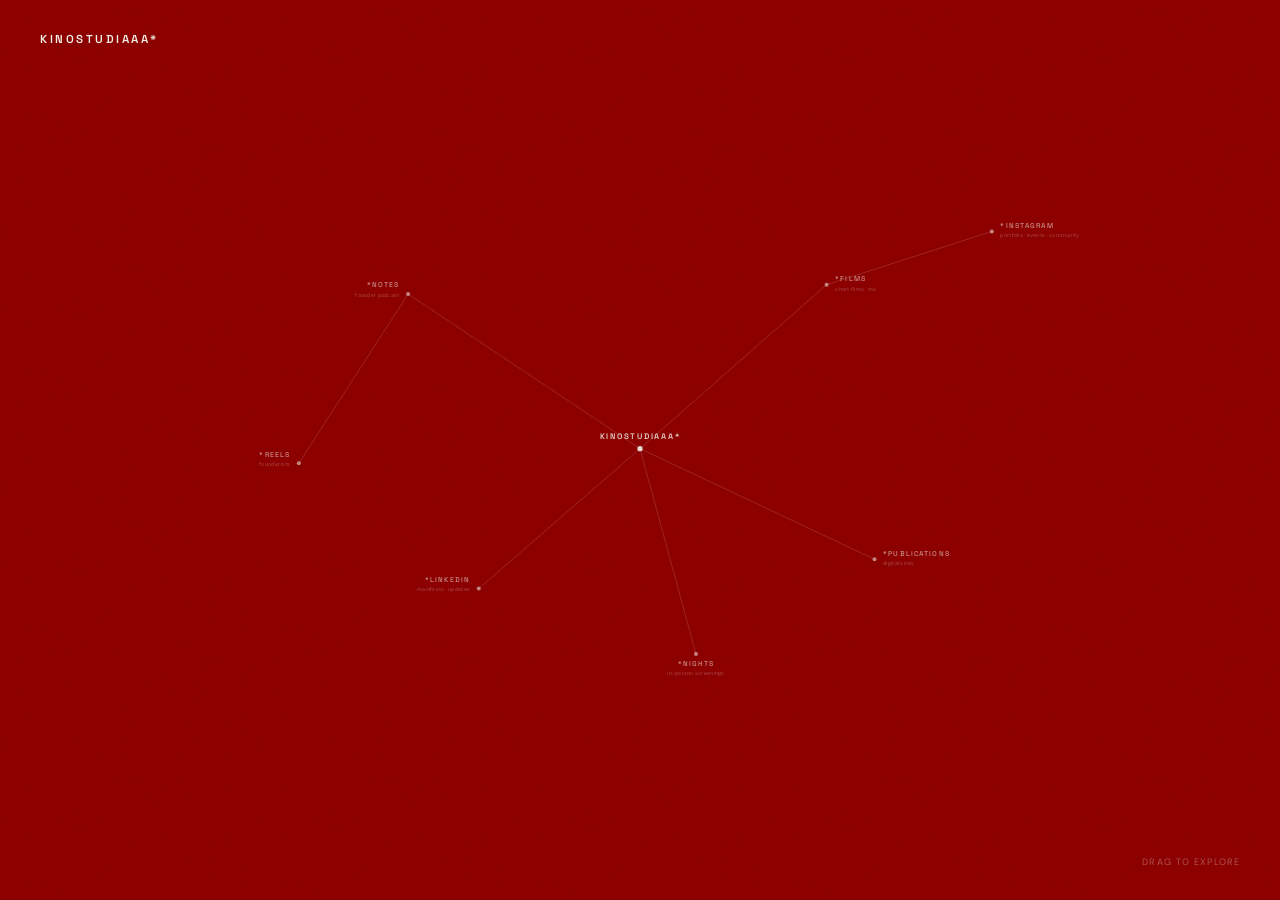
<file: index.html>
<!DOCTYPE html>
<html lang="en">
<head>
  <meta charset="UTF-8" />
  <meta name="viewport" content="width=device-width, initial-scale=1.0" />
  <title>KINOSTUDIAAA*</title>
  <meta name="description" content="KINOSTUDIAAA* — a women-led film studio." />
  <link rel="preconnect" href="https://fonts.googleapis.com" />
  <link href="https://fonts.googleapis.com/css2?family=Space+Grotesk:wght@300;400;500;600&family=DM+Sans:opsz,wght@9..40,300;9..40,400&display=swap" rel="stylesheet" />
  <style>
    :root {
      --cream: #F0EDE4;
      --red:   #8B0000;
    }

    *, *::before, *::after { margin: 0; padding: 0; box-sizing: border-box; }

    html, body {
      width: 100%; height: 100%;
      overflow: hidden;
      background: var(--red);
      font-family: 'Space Grotesk', sans-serif;
      cursor: url("data:image/svg+xml,%3Csvg xmlns='http://www.w3.org/2000/svg' width='24' height='24' viewBox='0 0 24 24'%3E%3Ctext x='12' y='18' font-size='22' font-family='serif' font-weight='bold' fill='%23F0EDE4' text-anchor='middle'%3E*%3C/text%3E%3C/svg%3E") 12 12, default;
    }

    /* Grain overlay */
    body::before {
      content: '';
      position: fixed; inset: 0; z-index: 5;
      pointer-events: none;
      background-image: url("data:image/svg+xml,%3Csvg xmlns='http://www.w3.org/2000/svg' width='512' height='512'%3E%3Cfilter id='n'%3E%3CfeTurbulence type='fractalNoise' baseFrequency='0.72' numOctaves='4' stitchTiles='stitch'/%3E%3CfeColorMatrix type='saturate' values='0'/%3E%3C/filter%3E%3Crect width='512' height='512' filter='url(%23n)' opacity='0.07'/%3E%3C/svg%3E");
      background-size: 256px;
      opacity: 0.5;
      mix-blend-mode: overlay;
    }

    /* Fixed UI */
    .site-title {
      position: fixed;
      top: 2rem; left: 2.5rem;
      z-index: 100;
      font-family: 'Space Grotesk', sans-serif;
      font-weight: 600;
      font-size: 0.72rem;
      letter-spacing: 0.22em;
      text-transform: uppercase;
      color: var(--cream);
      text-decoration: none;
      opacity: 0;
      animation: fadeIn 0.8s ease 0.2s forwards;
    }

    .drag-hint {
      position: fixed;
      bottom: 2rem; right: 2.5rem;
      z-index: 100;
      font-family: 'DM Sans', sans-serif;
      font-size: 0.58rem;
      letter-spacing: 0.12em;
      text-transform: uppercase;
      color: rgba(240, 237, 228, 0.35);
      opacity: 0;
      animation: fadeIn 1s ease 2.5s forwards;
    }

    /* Map container */
    .map-container {
      position: fixed; inset: 0; z-index: 10;
      overflow: hidden;
      cursor: url("data:image/svg+xml,%3Csvg xmlns='http://www.w3.org/2000/svg' width='24' height='24' viewBox='0 0 24 24'%3E%3Ctext x='12' y='18' font-size='22' font-family='serif' font-weight='bold' fill='%23F0EDE4' text-anchor='middle'%3E*%3C/text%3E%3C/svg%3E") 12 12, grab;
    }
    .map-container.is-dragging {
      cursor: url("data:image/svg+xml,%3Csvg xmlns='http://www.w3.org/2000/svg' width='24' height='24' viewBox='0 0 24 24'%3E%3Ctext x='12' y='18' font-size='22' font-family='serif' font-weight='bold' fill='%23F0EDE4' text-anchor='middle'%3E*%3C/text%3E%3C/svg%3E") 12 12, grabbing;
    }

    /* Pannable canvas — compact view */
    .map-canvas {
      position: absolute;
      width: 1200px;
      height: 733px;
      will-change: transform;
      user-select: none;
    }
    .map-canvas svg { width: 100%; height: 100%; overflow: visible; }

    /* Lines */
    .ml {
      stroke: var(--cream);
      stroke-width: 0.65;
      fill: none;
      opacity: 0;
      stroke-dasharray: 700;
      stroke-dashoffset: 700;
      animation: drawLine 1.3s cubic-bezier(0.4,0,0.2,1) forwards;
      transition: opacity 0.3s ease, stroke-width 0.3s ease;
    }
    .ml.faint {
      animation: drawLineFaint 1.8s cubic-bezier(0.4,0,0.2,1) forwards;
    }
    .ml.lit { opacity: 0.8 !important; stroke-width: 1.1 !important; }

    @keyframes drawLine      { to { stroke-dashoffset: 0; opacity: 0.38; } }
    @keyframes drawLineFaint { to { stroke-dashoffset: 0; opacity: 0.13; } }

    /* Nodes */
    .mn {
      cursor: url("data:image/svg+xml,%3Csvg xmlns='http://www.w3.org/2000/svg' width='24' height='24' viewBox='0 0 24 24'%3E%3Ctext x='12' y='18' font-size='22' font-family='serif' font-weight='bold' fill='%23F0EDE4' text-anchor='middle'%3E*%3C/text%3E%3C/svg%3E") 12 12, pointer;
      opacity: 0;
      animation: fadeIn 0.5s ease forwards;
      transform-box: fill-box;
      transform-origin: center;
      transition: transform 0.22s ease;
    }
    .mn:hover { transform: scale(1.06); }

    /* Ring — invisible wide click target only */
    .mn .ring {
      fill: transparent;
      stroke: none;
    }

    .mn circle.dot {
      fill: var(--cream);
      opacity: 0.55;
      transition: opacity 0.22s ease, r 0.22s ease;
    }
    .mn:hover circle.dot { opacity: 1; }

    .mn .lbl {
      font-family: 'Space Grotesk', sans-serif;
      font-size: 10.5px;
      font-weight: 500;
      letter-spacing: 0.16em;
      text-transform: uppercase;
      fill: var(--cream);
      opacity: 0.6;
      pointer-events: none;
      transition: opacity 0.22s;
    }
    .mn .sub {
      font-family: 'DM Sans', sans-serif;
      font-size: 8px;
      letter-spacing: 0.05em;
      fill: var(--cream);
      opacity: 0.3;
      pointer-events: none;
      transition: opacity 0.22s;
    }
    .mn:hover .lbl { opacity: 1; }
    .mn:hover .sub  { opacity: 0.55; }

    /* Centre node */
    .mn.centre circle.dot { opacity: 0.9; }
    .mn.centre .lbl {
      font-size: 12px;
      font-weight: 600;
      letter-spacing: 0.22em;
      opacity: 0.88;
    }


    /* Pulse ring */
    .pulse {
      fill: none;
      stroke: var(--cream);
      stroke-width: 0.5;
      opacity: 0;
      pointer-events: none;
      animation: pulseRing 4s ease-out 2s infinite;
    }
    @keyframes pulseRing {
      0%   { r: 5;  opacity: 0.28; }
      100% { r: 42; opacity: 0; }
    }

    @keyframes fadeIn { to { opacity: 1; } }

    /* Mobile list */
    .map-mobile {
      display: none;
      position: fixed; inset: 0; z-index: 20;
      flex-direction: column;
      align-items: center;
      justify-content: center;
      padding: 5rem 2.5rem 3rem;
      background: var(--red);
    }

    .mob-node {
      display: flex;
      align-items: center;
      gap: 1.1rem;
      width: 100%;
      max-width: 270px;
      padding: 0.9rem 0;
      border-bottom: 1px solid rgba(240,237,228,0.12);
      text-decoration: none;
      opacity: 0;
      animation: fadeIn 0.4s ease forwards;
    }
    .mob-node:first-child { border-top: 1px solid rgba(240,237,228,0.12); }

    .mob-dot {
      width: 4px; height: 4px;
      border-radius: 50%;
      background: rgba(240,237,228,0.45);
      flex-shrink: 0;
      transition: background 0.2s;
    }
    .mob-node:hover .mob-dot { background: var(--cream); }

    .mob-lbl {
      display: block;
      font-family: 'Space Grotesk', sans-serif;
      font-size: 0.65rem;
      font-weight: 500;
      letter-spacing: 0.15em;
      text-transform: uppercase;
      color: rgba(240,237,228,0.75);
    }
    .mob-sub {
      display: block;
      font-family: 'DM Sans', sans-serif;
      font-size: 0.6rem;
      letter-spacing: 0.04em;
      color: rgba(240,237,228,0.32);
      margin-top: 0.1rem;
    }
    @media (max-width: 680px) {
      .map-container { display: none; }
      .map-mobile    { display: flex; }
      .drag-hint     { display: none; }
    }
  </style>
</head>
<body>

  <a href="index.html" class="site-title">KINOSTUDIAAA*</a>
  <span class="drag-hint">drag to explore</span>

  <!-- DESKTOP: pannable constellation map -->
  <div class="map-container" id="mapContainer">
    <div class="map-canvas" id="mapCanvas">
      <svg viewBox="0 0 1800 1100" xmlns="http://www.w3.org/2000/svg">

        <!-- Lines -->
        <line id="l-films"        class="ml"       x1="900" y1="548" x2="1180" y2="302" style="animation-delay:0.30s"/>
        <line id="l-instagram"    class="ml"       x1="1180" y1="302" x2="1428" y2="222" style="animation-delay:0.65s"/>
        <line id="l-publications" class="ml"       x1="900" y1="548" x2="1252" y2="714" style="animation-delay:0.35s"/>
        <line id="l-notes"        class="ml"       x1="900" y1="548" x2="552" y2="316" style="animation-delay:0.28s"/>
        <line id="l-reels"        class="ml"       x1="552" y1="316" x2="388" y2="570" style="animation-delay:0.60s"/>
        <line id="l-linkedin"     class="ml"       x1="900" y1="548" x2="658" y2="758" style="animation-delay:0.32s"/>
        <line id="l-nights"       class="ml"       x1="900" y1="548" x2="984" y2="856" style="animation-delay:0.40s"/>

        <!-- CENTRE: KINOSTUDIAAA* -->
        <g class="mn centre" data-node="centre" style="animation-delay:0.12s">
          <circle class="ring" cx="900" cy="548" r="72"/>
          <circle class="pulse" cx="900" cy="548" r="5"/>
          <circle class="dot"   cx="900" cy="548" r="4"/>
          <text class="lbl" x="900" y="533" text-anchor="middle">KINOSTUDIAAA*</text>
        </g>

        <!-- FILMS -->
        <g class="mn" data-node="films" data-line="l-films" data-href="films.html" style="animation-delay:0.72s">
          <circle class="ring" cx="1180" cy="302" r="62"/>
          <circle class="dot"  cx="1180" cy="302" r="3"/>
          <text class="lbl" x="1193" y="297" text-anchor="start">*films</text>
          <text class="sub" x="1193" y="311" text-anchor="start">short films · mv</text>
        </g>

        <!-- INSTAGRAM -->
        <g class="mn" data-node="instagram" data-line="l-instagram" data-href="https://instagram.com/kinostudiaaa" data-external="true" style="animation-delay:1.00s">
          <circle class="ring" cx="1428" cy="222" r="62"/>
          <circle class="dot"  cx="1428" cy="222" r="3"/>
          <text class="lbl" x="1441" y="217" text-anchor="start">*instagram</text>
          <text class="sub" x="1441" y="231" text-anchor="start">portfolio · events · community</text>
        </g>

        <!-- PUBLICATIONS -->
        <g class="mn" data-node="publications" data-line="l-publications" data-href="publications.html" style="animation-delay:0.78s">
          <circle class="ring" cx="1252" cy="714" r="62"/>
          <circle class="dot"  cx="1252" cy="714" r="3"/>
          <text class="lbl" x="1265" y="709" text-anchor="start">*publications</text>
          <text class="sub" x="1265" y="723" text-anchor="start">digital zines</text>
        </g>

        <!-- NOTES -->
        <g class="mn" data-node="notes" data-line="l-notes" data-href="https://youtube.com/@alexmesherina" data-external="true" style="animation-delay:0.68s">
          <circle class="ring" cx="552" cy="316" r="62"/>
          <circle class="dot"  cx="552" cy="316" r="3"/>
          <text class="lbl" x="539" y="306" text-anchor="end">*notes</text>
          <text class="sub" x="539" y="320" text-anchor="end">founder podcast</text>
        </g>

        <!-- REELS -->
        <g class="mn" data-node="reels" data-line="l-reels" data-href="https://instagram.com/alexmesherina" data-external="true" style="animation-delay:0.95s">
          <circle class="ring" cx="388" cy="570" r="62"/>
          <circle class="dot"  cx="388" cy="570" r="3"/>
          <text class="lbl" x="375" y="560" text-anchor="end">*reels</text>
          <text class="sub" x="375" y="574" text-anchor="end">founder bts</text>
        </g>

        <!-- LINKEDIN -->
        <g class="mn" data-node="linkedin" data-line="l-linkedin" data-href="https://linkedin.com/company/kinostudiaaa" data-external="true" style="animation-delay:0.72s">
          <circle class="ring" cx="658" cy="758" r="62"/>
          <circle class="dot"  cx="658" cy="758" r="3"/>
          <text class="lbl" x="645" y="748" text-anchor="end">*linkedin</text>
          <text class="sub" x="645" y="762" text-anchor="end">manifesto · updates</text>
        </g>

        <!-- NIGHTS -->
        <g class="mn" data-node="nights" data-line="l-nights" data-href="mailto:alexmesherina@gmail.com?subject=KINOSTUDIAAA*%20Nights" style="animation-delay:0.85s">
          <circle class="ring" cx="984" cy="856" r="62"/>
          <circle class="dot"  cx="984" cy="856" r="3"/>
          <text class="lbl" x="984" y="874" text-anchor="middle">*nights</text>
          <text class="sub" x="984" y="888" text-anchor="middle">in-person screenings</text>
        </g>

      </svg>
    </div>
  </div>

  <!-- MOBILE: vertical list -->
  <div class="map-mobile">
    <a href="films.html" class="mob-node" style="animation-delay:0.20s">
      <span class="mob-dot"></span>
      <span><span class="mob-lbl">*films</span><span class="mob-sub">short films · mv</span></span>
    </a>
    <a href="publications.html" class="mob-node" style="animation-delay:0.28s">
      <span class="mob-dot"></span>
      <span><span class="mob-lbl">*publications</span><span class="mob-sub">digital zines</span></span>
    </a>
    <a href="https://youtube.com/@alexmesherina" target="_blank" class="mob-node" style="animation-delay:0.34s">
      <span class="mob-dot"></span>
      <span><span class="mob-lbl">*notes</span><span class="mob-sub">founder podcast</span></span>
    </a>
    <a href="https://instagram.com/alexmesherina" target="_blank" class="mob-node" style="animation-delay:0.40s">
      <span class="mob-dot"></span>
      <span><span class="mob-lbl">*reels</span><span class="mob-sub">founder bts</span></span>
    </a>
    <a href="https://instagram.com/kinostudiaaa" target="_blank" class="mob-node" style="animation-delay:0.46s">
      <span class="mob-dot"></span>
      <span><span class="mob-lbl">*instagram</span><span class="mob-sub">portfolio · events · community</span></span>
    </a>
    <a href="https://linkedin.com/company/kinostudiaaa" target="_blank" class="mob-node" style="animation-delay:0.52s">
      <span class="mob-dot"></span>
      <span><span class="mob-lbl">*linkedin</span><span class="mob-sub">manifesto · updates</span></span>
    </a>
    <a href="mailto:alexmesherina@gmail.com?subject=KINOSTUDIAAA*%20Nights" class="mob-node" style="animation-delay:0.58s">
      <span class="mob-dot"></span>
      <span><span class="mob-lbl">*nights</span><span class="mob-sub">in-person screenings</span></span>
    </a>
  </div>

  <script>
    /* PAN / DRAG SYSTEM WITH MOMENTUM */
    const container = document.getElementById('mapContainer');
    const canvas    = document.getElementById('mapCanvas');

    const CW = 1200, CH = 733; // compact canvas dimensions

    let panX = (window.innerWidth  - CW) / 2;
    let panY = (window.innerHeight - CH) / 2;

    let isDragging = false;
    let startX, startY;
    let velX = 0, velY = 0;
    let lastTime = 0;
    let rafId = null;

    function applyTransform() {
      canvas.style.transform = `translate(${panX}px, ${panY}px)`;
    }
    applyTransform();

    function runMomentum() {
      velX *= 0.91;
      velY *= 0.91;
      if (Math.abs(velX) > 0.15 || Math.abs(velY) > 0.15) {
        panX += velX;
        panY += velY;
        applyTransform();
        rafId = requestAnimationFrame(runMomentum);
      }
    }

    /* Mouse */
    container.addEventListener('mousedown', e => {
      if (e.target.closest('.mn[data-href]')) return;
      cancelAnimationFrame(rafId);
      isDragging = true;
      startX = e.clientX - panX;
      startY = e.clientY - panY;
      velX = velY = 0;
      lastTime = performance.now();
      container.classList.add('is-dragging');
    });

    window.addEventListener('mousemove', e => {
      if (!isDragging) return;
      const now = performance.now();
      const dt  = Math.max(1, now - lastTime);
      const nx  = e.clientX - startX;
      const ny  = e.clientY - startY;
      velX = (nx - panX) / dt * 14;
      velY = (ny - panY) / dt * 14;
      panX = nx;
      panY = ny;
      lastTime = now;
      applyTransform();
    });

    window.addEventListener('mouseup', () => {
      if (!isDragging) return;
      isDragging = false;
      container.classList.remove('is-dragging');
      rafId = requestAnimationFrame(runMomentum);
    });

    /* Wheel */
    container.addEventListener('wheel', e => {
      e.preventDefault();
      cancelAnimationFrame(rafId);
      panX -= e.deltaX * 0.75;
      panY -= e.deltaY * 0.75;
      applyTransform();
    }, { passive: false });

    /* Touch */
    let touchStartX, touchStartY, lastTX, lastTY;

    container.addEventListener('touchstart', e => {
      cancelAnimationFrame(rafId);
      const t = e.touches[0];
      touchStartX = t.clientX - panX;
      touchStartY = t.clientY - panY;
      lastTX = t.clientX;
      lastTY = t.clientY;
      velX = velY = 0;
    }, { passive: true });

    container.addEventListener('touchmove', e => {
      e.preventDefault();
      const t = e.touches[0];
      velX = (t.clientX - lastTX) * 0.85;
      velY = (t.clientY - lastTY) * 0.85;
      panX = t.clientX - touchStartX;
      panY = t.clientY - touchStartY;
      lastTX = t.clientX;
      lastTY = t.clientY;
      applyTransform();
    }, { passive: false });

    container.addEventListener('touchend', () => {
      rafId = requestAnimationFrame(runMomentum);
    });

    /* NODE INTERACTIONS */
    document.querySelectorAll('.mn[data-node]').forEach(node => {
      const lineId   = node.dataset.line;
      const href     = node.dataset.href;
      const external = node.dataset.external === 'true';
      const line     = lineId ? document.getElementById(lineId) : null;

      // Brighten connecting line on hover
      if (line) {
        node.addEventListener('mouseenter', () => line.classList.add('lit'));
        node.addEventListener('mouseleave', () => line.classList.remove('lit'));
      }

      // Navigate on click (skip centre, ignore dragged clicks)
      if (href && node.dataset.node !== 'centre') {
        let pointerDownX, pointerDownY;

        node.addEventListener('pointerdown', e => {
          pointerDownX = e.clientX;
          pointerDownY = e.clientY;
        });

        node.addEventListener('click', e => {
          if (Math.abs(e.clientX - pointerDownX) + Math.abs(e.clientY - pointerDownY) > 6) return;
          e.stopPropagation();
          node.style.transition = 'transform 0.1s ease';
          node.style.transform  = 'scale(0.9)';
          setTimeout(() => {
            node.style.transform = '';
            if (external || href.startsWith('mailto')) window.open(href, '_blank');
            else window.location.href = href;
          }, 120);
        });
      }
    });
  </script>

</body>
</html>
</file>
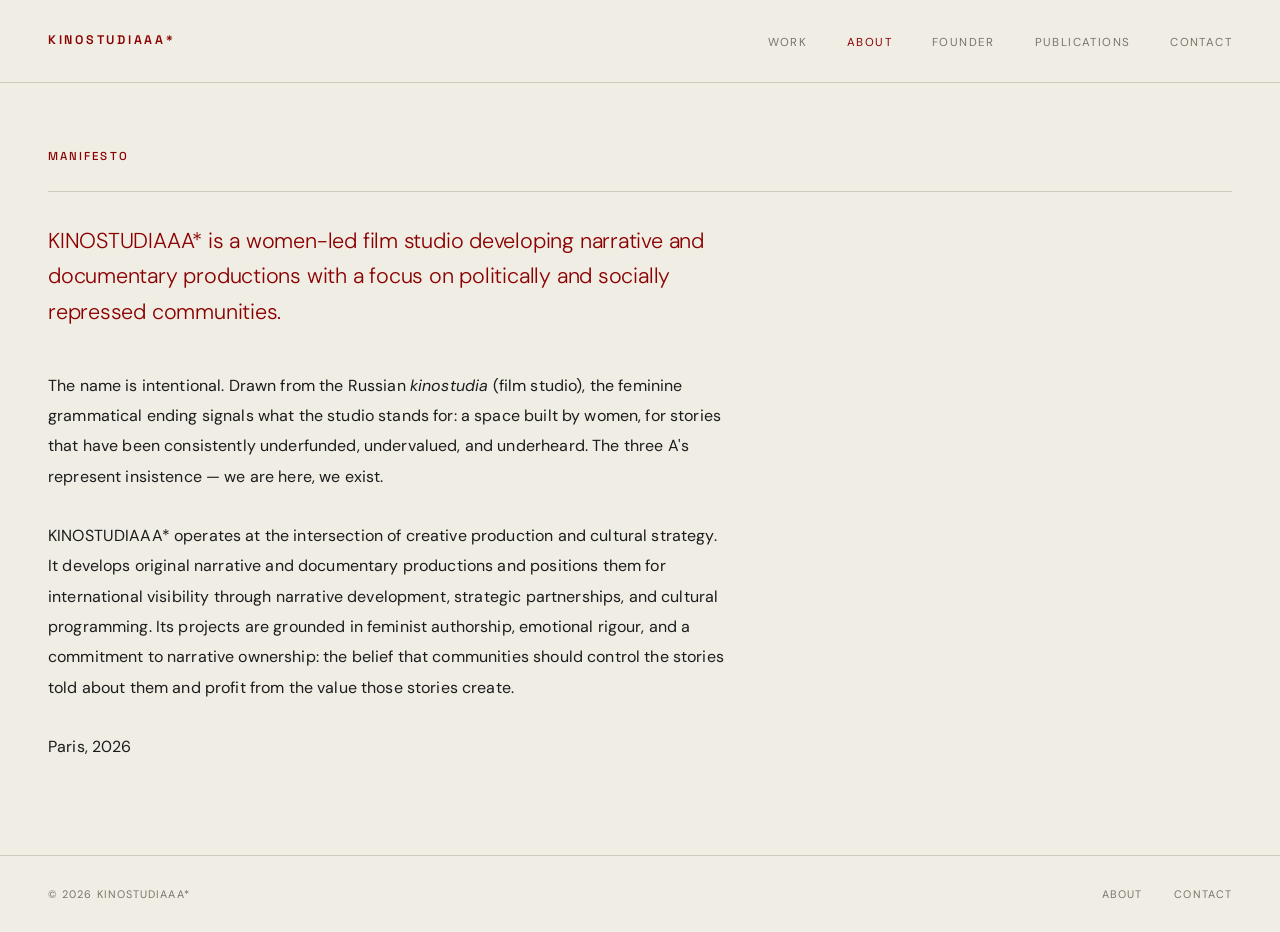
<file: about.html>
<!DOCTYPE html>
<html lang="en">
<head>
  <meta charset="UTF-8" />
  <meta name="viewport" content="width=device-width, initial-scale=1.0" />
  <title>KINOSTUDIAAA* — About</title>
  <meta name="description" content="KINOSTUDIAAA* — a women-led film studio developing narrative and documentary productions." />
  <link rel="stylesheet" href="style.css" />
</head>
<body>

  <!-- NAVIGATION -->
  <nav>
    <a href="index.html" class="nav-logo">KINOSTUDIAAA*</a>
    <button class="nav-toggle" aria-label="Toggle navigation">
      <span></span><span></span><span></span>
    </button>
    <ul class="nav-links">
      <li><a href="films.html">Work</a></li>
      <li><a href="about.html" class="active">About</a></li>
      <li><a href="founder.html">Founder</a></li>
      <li><a href="publications.html">Publications</a></li>
      <li><a href="contact.html">Contact</a></li>
    </ul>
  </nav>

  <!-- MAIN -->
  <main>
    <div class="page-header">
      <h1>Manifesto</h1>
    </div>

    <div class="manifesto-body">

      <p class="large">
        KINOSTUDIAAA* is a women-led film studio developing narrative and
        documentary productions with a focus on politically and socially
        repressed communities.
      </p>

      <p>
        The name is intentional. Drawn from the Russian <em>kinostudia</em>
        (film studio), the feminine grammatical ending signals what the studio
        stands for: a space built by women, for stories that have been
        consistently underfunded, undervalued, and underheard. The three A's
        represent insistence — we are here, we exist.
      </p>

      <p>
        KINOSTUDIAAA* operates at the intersection of creative production and
        cultural strategy. It develops original narrative and documentary
        productions and positions them for international visibility through
        narrative development, strategic partnerships, and cultural programming.
        Its projects are grounded in feminist authorship, emotional rigour, and
        a commitment to narrative ownership: the belief that communities should
        control the stories told about them and profit from the value those
        stories create.
      </p>

      <p>Paris, 2026</p>

    </div>
  </main>

  <!-- FOOTER -->
  <footer>
    <span>© 2026 KINOSTUDIAAA*</span>
    <div class="footer-links">
      <a href="about.html">About</a>
      <a href="contact.html">Contact</a>
    </div>
  </footer>

  <script>
    const toggle = document.querySelector('.nav-toggle');
    const links = document.querySelector('.nav-links');
    toggle.addEventListener('click', () => links.classList.toggle('open'));
  </script>

</body>
</html>
</file>
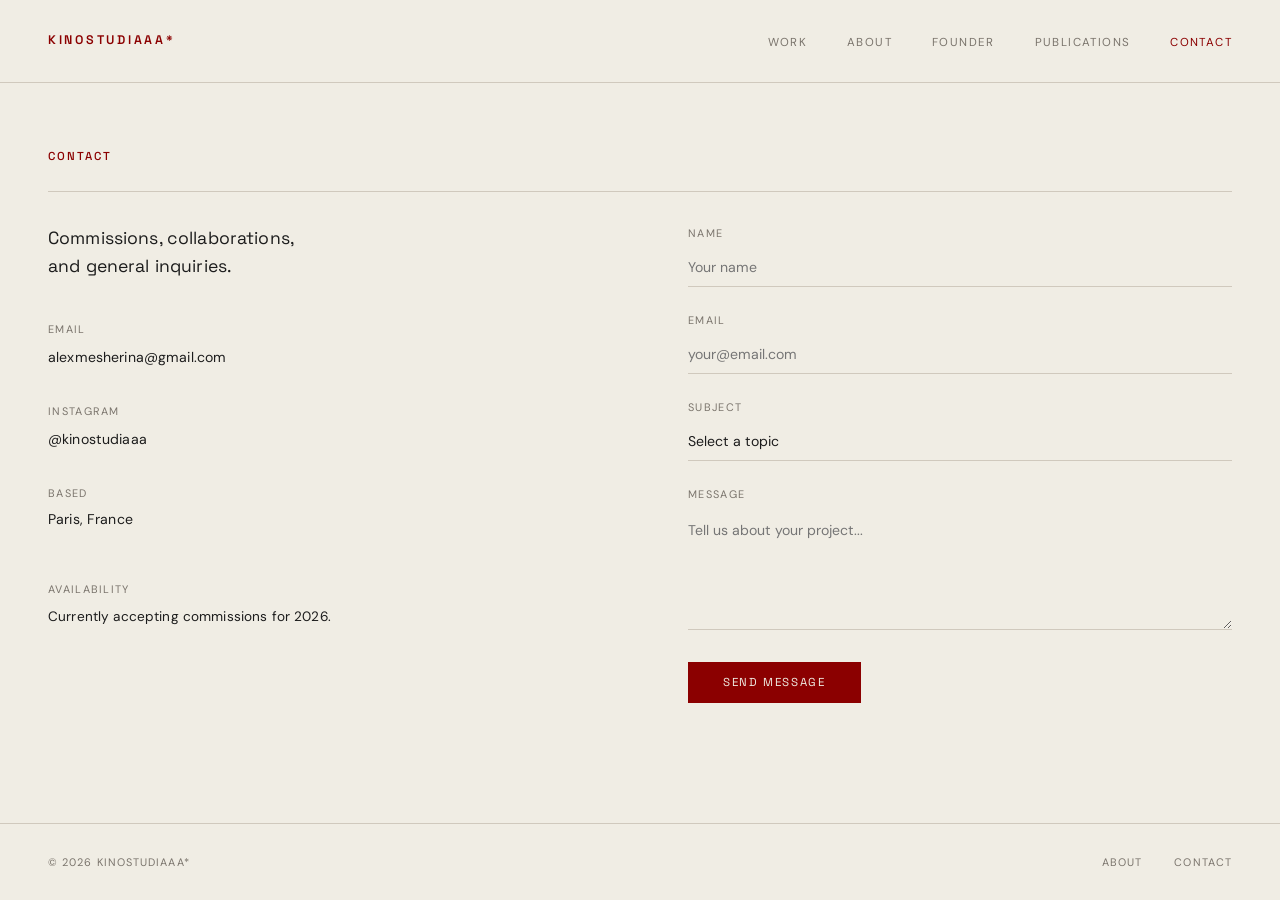
<file: contact.html>
<!DOCTYPE html>
<html lang="en">
<head>
  <meta charset="UTF-8" />
  <meta name="viewport" content="width=device-width, initial-scale=1.0" />
  <title>KINOSTUDIAAA* — Contact</title>
  <meta name="description" content="Get in touch with KINOSTUDIAAA*" />
  <link rel="stylesheet" href="style.css" />
</head>
<body>

  <!-- NAVIGATION -->
  <nav>
    <a href="index.html" class="nav-logo">KINOSTUDIAAA*</a>
    <button class="nav-toggle" aria-label="Toggle navigation">
      <span></span><span></span><span></span>
    </button>
    <ul class="nav-links">
      <li><a href="films.html">Work</a></li>
      <li><a href="about.html">About</a></li>
      <li><a href="founder.html">Founder</a></li>
      <li><a href="publications.html">Publications</a></li>
      <li><a href="contact.html" class="active">Contact</a></li>
    </ul>
  </nav>

  <!-- MAIN -->
  <main>
    <div class="page-header">
      <h1>Contact</h1>
    </div>

    <div class="contact-layout">

      <!-- Info -->
      <div class="contact-info">
        <h2>
          Commissions, collaborations,<br />
          and general inquiries.
        </h2>

        <div class="contact-block">
          <p class="contact-label">Email</p>
          <a href="mailto:alexmesherina@gmail.com">alexmesherina@gmail.com</a>
        </div>

        <div class="contact-block">
          <p class="contact-label">Instagram</p>
          <a href="https://instagram.com/kinostudiaaa" target="_blank" rel="noopener">
            @kinostudiaaa
          </a>
        </div>

        <div class="contact-block">
          <p class="contact-label">Based</p>
          <p>Paris, France</p>
        </div>

        <div class="contact-block" style="margin-top: 3rem;">
          <p class="contact-label">Availability</p>
          <p style="font-size: 0.85rem; color: var(--dark);">
            Currently accepting commissions for 2026.
          </p>
        </div>
      </div>

      <!-- Form -->
      <!--
        NOTE: This form requires a backend or a form service to function.
        Options: Netlify Forms, Formspree, EmailJS, or a custom server.

        For Netlify: add  data-netlify="true"  to the <form> tag.
        For Formspree: change action to "https://formspree.io/f/YOUR_ID"
      -->
      <form class="contact-form" action="#" method="POST">

        <div class="form-group">
          <label for="name">Name</label>
          <input type="text" id="name" name="name" placeholder="Your name" required />
        </div>

        <div class="form-group">
          <label for="email">Email</label>
          <input type="email" id="email" name="email" placeholder="your@email.com" required />
        </div>

        <div class="form-group">
          <label for="subject">Subject</label>
          <select id="subject" name="subject">
            <option value="" disabled selected>Select a topic</option>
            <option value="commission">Commission inquiry</option>
            <option value="collaboration">Collaboration</option>
            <option value="press">Press / Editorial</option>
            <option value="exhibition">Exhibition / Screening</option>
            <option value="other">Other</option>
          </select>
        </div>

        <div class="form-group">
          <label for="message">Message</label>
          <textarea id="message" name="message" placeholder="Tell us about your project..." required></textarea>
        </div>

        <div class="form-submit">
          <button type="submit" class="btn">Send Message</button>
        </div>

      </form>

    </div>
  </main>

  <!-- FOOTER -->
  <footer>
    <span>© 2026 KINOSTUDIAAA*</span>
    <div class="footer-links">
      <a href="about.html">About</a>
      <a href="contact.html">Contact</a>
    </div>
  </footer>

  <script>
    const toggle = document.querySelector('.nav-toggle');
    const links = document.querySelector('.nav-links');
    toggle.addEventListener('click', () => links.classList.toggle('open'));
  </script>

</body>
</html>
</file>
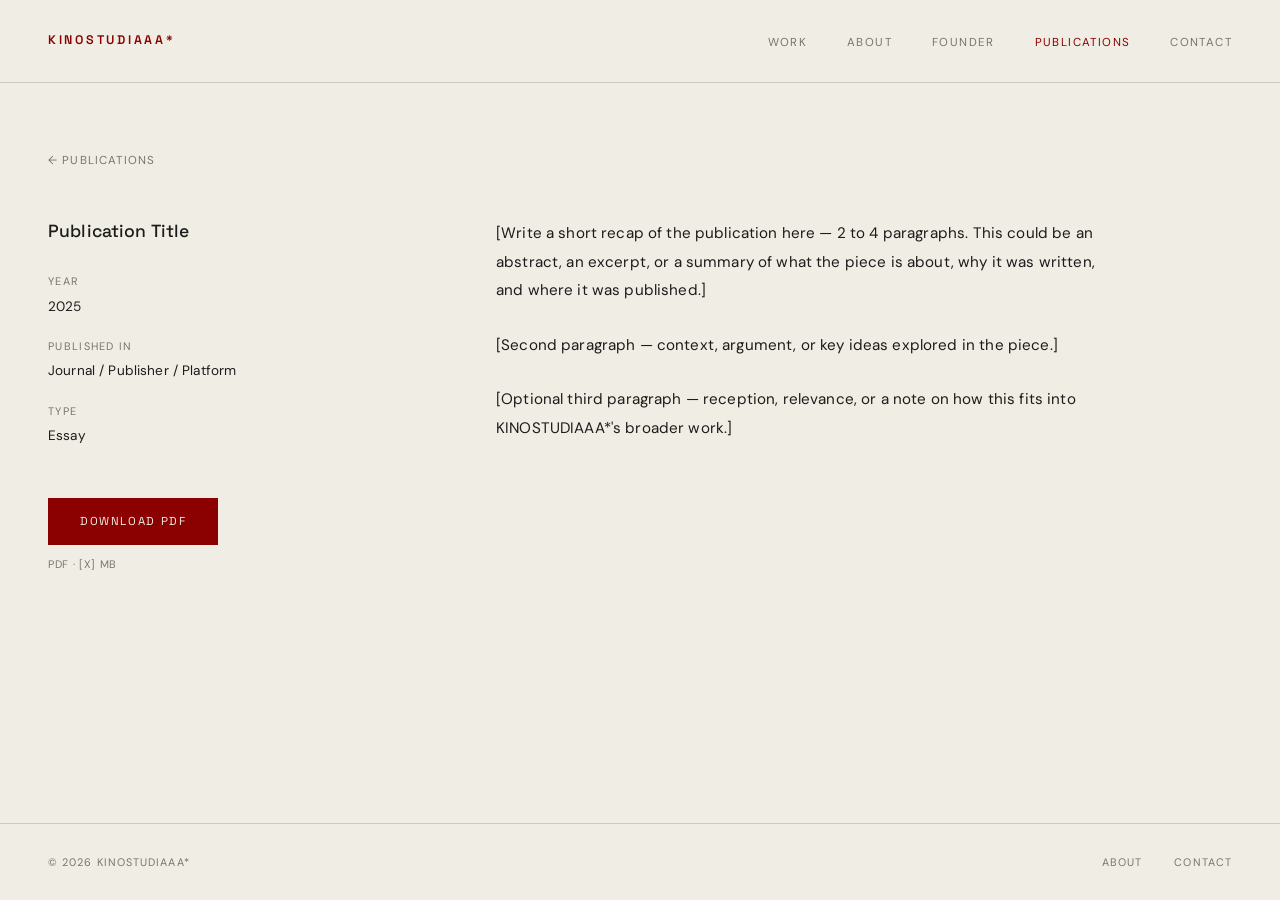
<file: example-publication.html>
<!DOCTYPE html>
<html lang="en">
<head>
  <meta charset="UTF-8" />
  <meta name="viewport" content="width=device-width, initial-scale=1.0" />
  <title>Publication Title — KINOSTUDIAAA*</title>
  <meta name="description" content="A short description of the piece and what it addresses." />
  <link rel="stylesheet" href="../style.css" />
</head>
<body>

  <!-- NAVIGATION -->
  <nav>
    <a href="../index.html" class="nav-logo">KINOSTUDIAAA*</a>
    <button class="nav-toggle" aria-label="Toggle navigation">
      <span></span><span></span><span></span>
    </button>
    <ul class="nav-links">
      <li><a href="../films.html">Work</a></li>
      <li><a href="../about.html">About</a></li>
      <li><a href="../founder.html">Founder</a></li>
      <li><a href="../publications.html" class="active">Publications</a></li>
      <li><a href="../contact.html">Contact</a></li>
    </ul>
  </nav>

  <!-- MAIN -->
  <main>

    <a href="../publications.html" class="pub-back">← Publications</a>

    <div class="pub-detail-layout">

      <!-- LEFT: Meta + download -->
      <div class="pub-detail-meta">

        <p class="pub-detail-title">Publication Title</p>

        <div class="pub-meta-row">
          <span class="meta-label">Year</span>
          <span class="meta-value">2025</span>
        </div>

        <div class="pub-meta-row">
          <span class="meta-label">Published in</span>
          <span class="meta-value">Journal / Publisher / Platform</span>
        </div>

        <div class="pub-meta-row">
          <span class="meta-label">Type</span>
          <span class="meta-value">Essay</span>
        </div>

        <!--
          PDF DOWNLOAD LINK
          ─────────────────
          1. Add your PDF to /assets/pdfs/
          2. Update the href below to match the filename
          e.g. href="../assets/pdfs/your-publication.pdf"
        -->
        <a href="../assets/pdfs/example-publication.pdf"
           class="pub-download"
           download>
          Download PDF
        </a>
        <span class="pub-download-note">PDF · [X] MB</span>

      </div>

      <!-- RIGHT: Recap / body text -->
      <div class="pub-detail-body">

        <p>
          [Write a short recap of the publication here — 2 to 4 paragraphs.
          This could be an abstract, an excerpt, or a summary of what the
          piece is about, why it was written, and where it was published.]
        </p>

        <p>
          [Second paragraph — context, argument, or key ideas explored
          in the piece.]
        </p>

        <p>
          [Optional third paragraph — reception, relevance, or a note
          on how this fits into KINOSTUDIAAA*'s broader work.]
        </p>

      </div>

    </div>
  </main>

  <!-- FOOTER -->
  <footer>
    <span>© 2026 KINOSTUDIAAA*</span>
    <div class="footer-links">
      <a href="../about.html">About</a>
      <a href="../contact.html">Contact</a>
    </div>
  </footer>

  <script>
    const toggle = document.querySelector('.nav-toggle');
    const links = document.querySelector('.nav-links');
    toggle.addEventListener('click', () => links.classList.toggle('open'));
  </script>

</body>
</html>
</file>
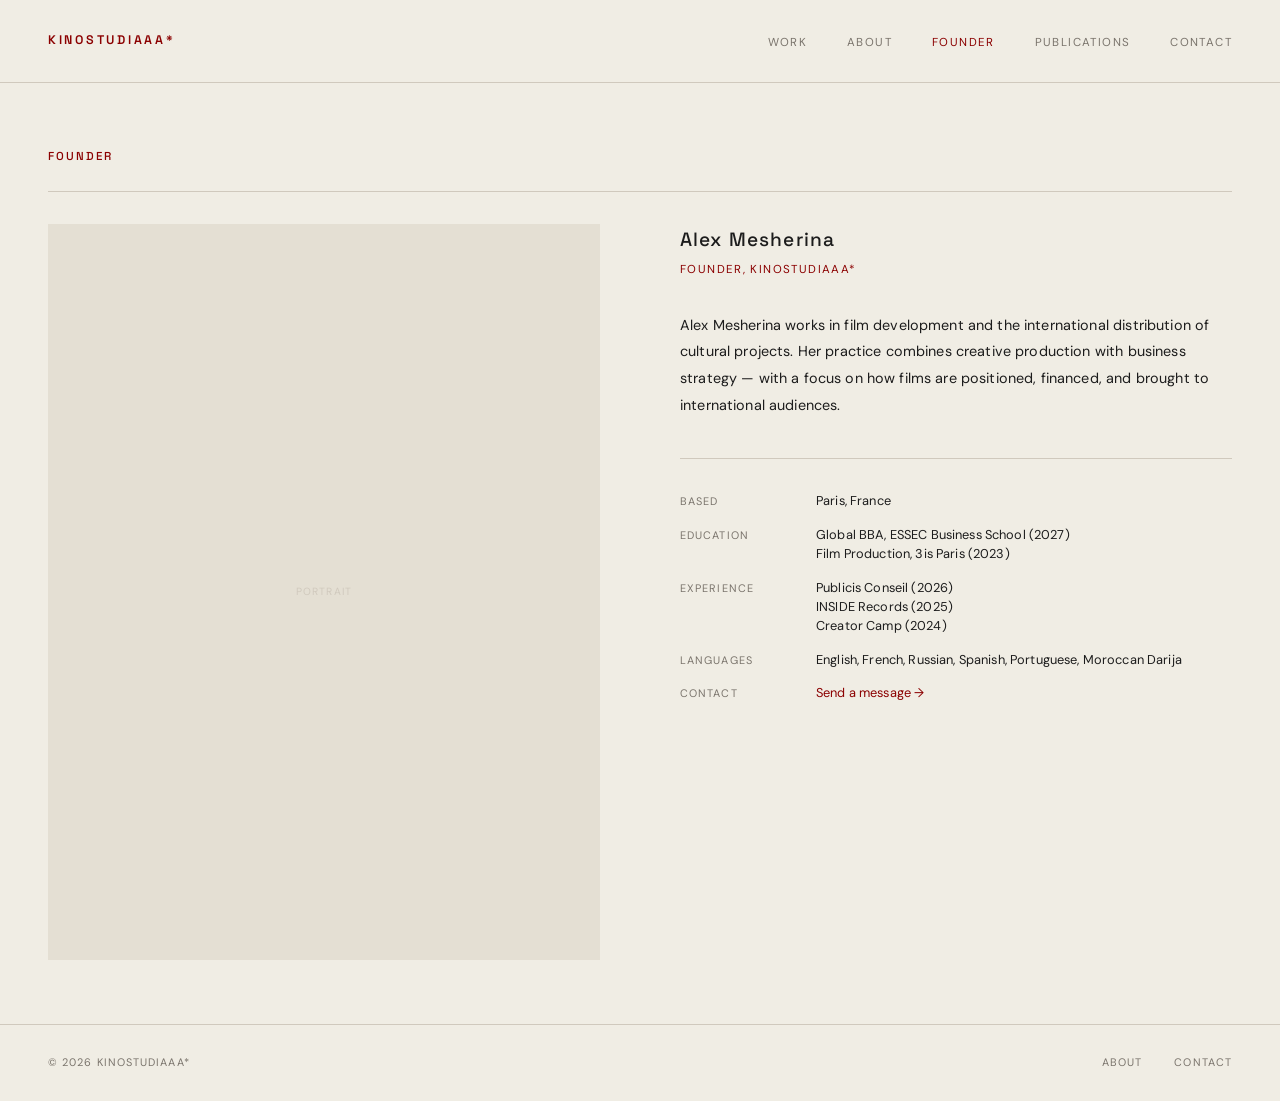
<file: founder.html>
<!DOCTYPE html>
<html lang="en">
<head>
  <meta charset="UTF-8" />
  <meta name="viewport" content="width=device-width, initial-scale=1.0" />
  <title>KINOSTUDIAAA* — Founder</title>
  <meta name="description" content="Alex Mesherina — Founder of KINOSTUDIAAA*" />
  <link rel="stylesheet" href="style.css" />
</head>
<body>

  <!-- NAVIGATION -->
  <nav>
    <a href="index.html" class="nav-logo">KINOSTUDIAAA*</a>
    <button class="nav-toggle" aria-label="Toggle navigation">
      <span></span><span></span><span></span>
    </button>
    <ul class="nav-links">
      <li><a href="films.html">Work</a></li>
      <li><a href="about.html">About</a></li>
      <li><a href="founder.html" class="active">Founder</a></li>
      <li><a href="publications.html">Publications</a></li>
      <li><a href="contact.html">Contact</a></li>
    </ul>
  </nav>

  <!-- MAIN -->
  <main>
    <div class="page-header">
      <h1>Founder</h1>
    </div>

    <div class="founder-layout">

      <!-- Portrait -->
      <div class="founder-image placeholder">
        <span class="placeholder-label">Portrait</span>
      </div>

      <!-- Bio -->
      <div class="founder-info">
        <h2>Alex Mesherina</h2>
        <p class="founder-role">Founder, KINOSTUDIAAA*</p>

        <div class="founder-bio">
          <p>
            Alex Mesherina works in film development and the international
            distribution of cultural projects. Her practice combines creative
            production with business strategy — with a focus on how films are
            positioned, financed, and brought to international audiences.
          </p>
        </div>

        <div class="founder-details">

          <div class="founder-details-row">
            <span class="label">Based</span>
            <span class="value">Paris, France</span>
          </div>

          <div class="founder-details-row">
            <span class="label">Education</span>
            <span class="value">
              Global BBA, ESSEC Business School (2027)<br />
              Film Production, 3is Paris (2023)
            </span>
          </div>

          <div class="founder-details-row">
            <span class="label">Experience</span>
            <span class="value">
              Publicis Conseil (2026)<br />
              INSIDE Records (2025)<br />
              Creator Camp (2024)
            </span>
          </div>

          <div class="founder-details-row">
            <span class="label">Languages</span>
            <span class="value">English, French, Russian, Spanish, Portuguese, Moroccan Darija</span>
          </div>

          <div class="founder-details-row">
            <span class="label">Contact</span>
            <span class="value">
              <a href="contact.html" style="color: var(--red);">Send a message →</a>
            </span>
          </div>

        </div>
      </div>

    </div>
  </main>

  <!-- FOOTER -->
  <footer>
    <span>© 2026 KINOSTUDIAAA*</span>
    <div class="footer-links">
      <a href="about.html">About</a>
      <a href="contact.html">Contact</a>
    </div>
  </footer>

  <script>
    const toggle = document.querySelector('.nav-toggle');
    const links = document.querySelector('.nav-links');
    toggle.addEventListener('click', () => links.classList.toggle('open'));
  </script>

</body>
</html>
</file>
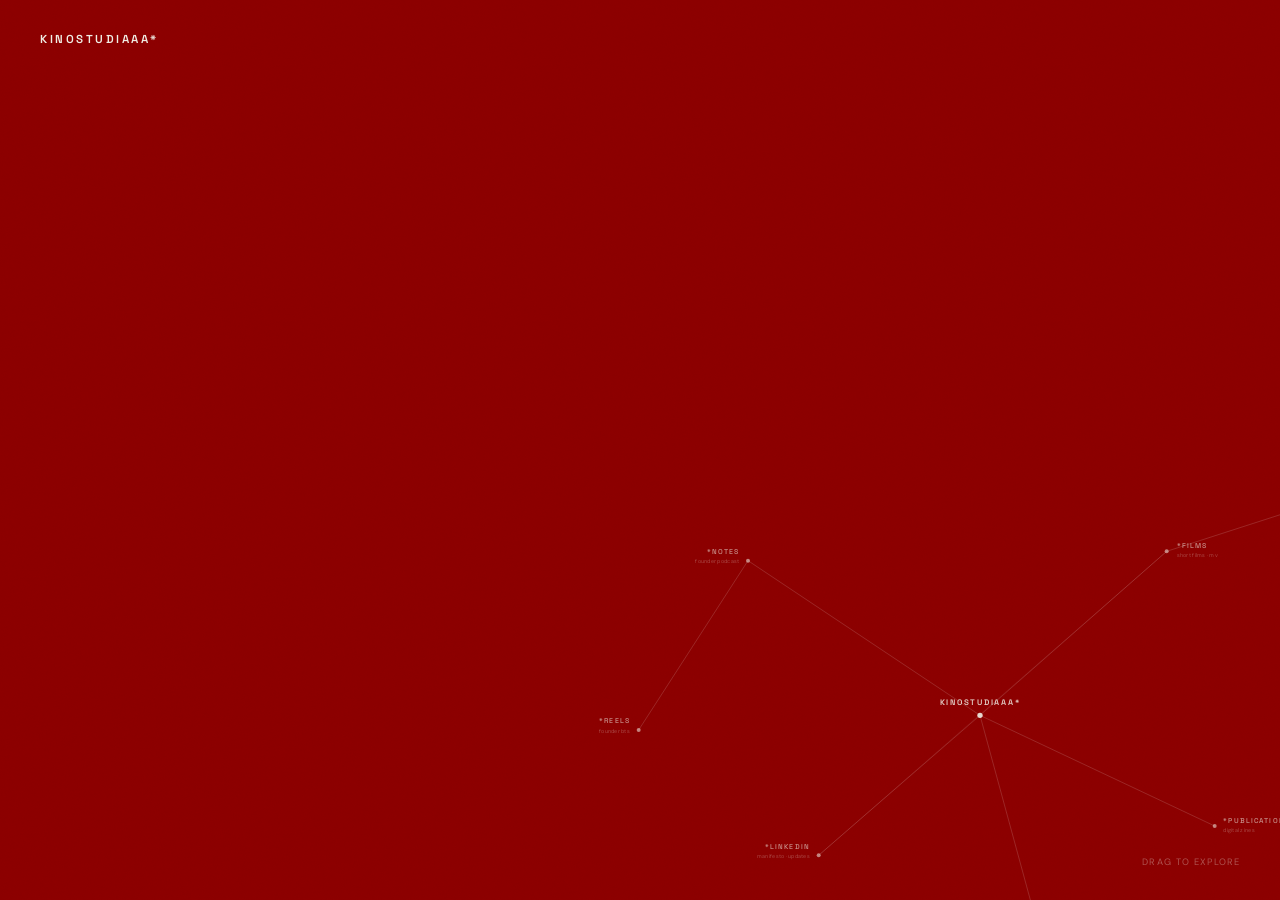
<file: index (1).html>
<!DOCTYPE html>
<html lang="en">
<head>
  <meta charset="UTF-8" />
  <meta name="viewport" content="width=device-width, initial-scale=1.0" />
  <title>KINOSTUDIAAA*</title>
  <meta name="description" content="KINOSTUDIAAA* — a women-led film studio." />
  <link rel="preconnect" href="https://fonts.googleapis.com" />
  <link href="https://fonts.googleapis.com/css2?family=Space+Grotesk:wght@300;400;500;600&family=DM+Sans:opsz,wght@9..40,300;9..40,400&display=swap" rel="stylesheet" />
  <style>
    :root {
      --cream: #F0EDE4;
      --red:   #8B0000;
    }

    *, *::before, *::after { margin: 0; padding: 0; box-sizing: border-box; }

    html, body {
      width: 100%; height: 100%;
      overflow: hidden;
      background: var(--red);
      font-family: 'Space Grotesk', sans-serif;
      /* Asterisk cursor */
      cursor: url("data:image/svg+xml,%3Csvg xmlns='http://www.w3.org/2000/svg' width='24' height='24' viewBox='0 0 24 24'%3E%3Ctext x='12' y='18' font-size='22' font-family='serif' font-weight='bold' fill='%23F0EDE4' text-anchor='middle'%3E*%3C/text%3E%3C/svg%3E") 12 12, default;
    }

    /* Grain overlay */
    body::before {
      content: '';
      position: fixed; inset: 0; z-index: 5;
      pointer-events: none;
      background-image: url("data:image/svg+xml,%3Csvg xmlns='http://www.w3.org/2000/svg' width='512' height='512'%3E%3Cfilter id='n'%3E%3CfeTurbulence type='fractalNoise' baseFrequency='0.72' numOctaves='4' stitchTiles='stitch'/%3E%3CfeColorMatrix type='saturate' values='0'/%3E%3C/filter%3E%3Crect width='512' height='512' filter='url(%23n)' opacity='0.07'/%3E%3C/svg%3E");
      background-size: 256px;
      opacity: 0.5;
      mix-blend-mode: overlay;
    }

    /* Fixed UI */
    .site-title {
      position: fixed;
      top: 2rem; left: 2.5rem;
      z-index: 100;
      font-family: 'Space Grotesk', sans-serif;
      font-weight: 600;
      font-size: 0.72rem;
      letter-spacing: 0.22em;
      text-transform: uppercase;
      color: var(--cream);
      text-decoration: none;
      opacity: 0;
      animation: fadeIn 0.8s ease 0.2s forwards;
    }

    .drag-hint {
      position: fixed;
      bottom: 2rem; right: 2.5rem;
      z-index: 100;
      font-family: 'DM Sans', sans-serif;
      font-size: 0.58rem;
      letter-spacing: 0.12em;
      text-transform: uppercase;
      color: rgba(240, 237, 228, 0.35);
      opacity: 0;
      animation: fadeIn 1s ease 2.5s forwards;
    }

    /* Map container */
    .map-container {
      position: fixed; inset: 0; z-index: 10;
      overflow: hidden;
      cursor: url("data:image/svg+xml,%3Csvg xmlns='http://www.w3.org/2000/svg' width='24' height='24' viewBox='0 0 24 24'%3E%3Ctext x='12' y='18' font-size='22' font-family='serif' font-weight='bold' fill='%23F0EDE4' text-anchor='middle'%3E*%3C/text%3E%3C/svg%3E") 12 12, grab;
    }
    .map-container.is-dragging {
      cursor: url("data:image/svg+xml,%3Csvg xmlns='http://www.w3.org/2000/svg' width='24' height='24' viewBox='0 0 24 24'%3E%3Ctext x='12' y='18' font-size='22' font-family='serif' font-weight='bold' fill='%23F0EDE4' text-anchor='middle'%3E*%3C/text%3E%3C/svg%3E") 12 12, grabbing;
    }

    /* Pannable canvas */
    .map-canvas {
  position: absolute;
  width: 1200px;
  height: auto;
  left: 50%;
  top: 50%;
  transform: translate(-50%, -50%);
}

    /* Lines */
    .ml {
      stroke: var(--cream);
      stroke-width: 0.65;
      fill: none;
      opacity: 0;
      stroke-dasharray: 700;
      stroke-dashoffset: 700;
      animation: drawLine 1.3s cubic-bezier(0.4,0,0.2,1) forwards;
      transition: opacity 0.3s ease, stroke-width 0.3s ease;
    }
    .ml.faint {
      animation: drawLineFaint 1.8s cubic-bezier(0.4,0,0.2,1) forwards;
    }
    .ml.lit { opacity: 0.8 !important; stroke-width: 1.1 !important; }

    @keyframes drawLine      { to { stroke-dashoffset: 0; opacity: 0.38; } }
    @keyframes drawLineFaint { to { stroke-dashoffset: 0; opacity: 0.13; } }

    /* Nodes */
    .mn {
      cursor: url("data:image/svg+xml,%3Csvg xmlns='http://www.w3.org/2000/svg' width='24' height='24' viewBox='0 0 24 24'%3E%3Ctext x='12' y='18' font-size='22' font-family='serif' font-weight='bold' fill='%23F0EDE4' text-anchor='middle'%3E*%3C/text%3E%3C/svg%3E") 12 12, pointer;
      opacity: 0;
      animation: fadeIn 0.5s ease forwards;
      transform-box: fill-box;
      transform-origin: center;
      transition: transform 0.22s ease;
    }
    .mn:hover { transform: scale(1.1); }

    .mn circle.dot {
      fill: var(--cream);
      opacity: 0.55;
      transition: opacity 0.22s ease, r 0.22s ease;
    }
    .mn:hover circle.dot { opacity: 1; }

    .mn .lbl {
      font-family: 'Space Grotesk', sans-serif;
      font-size: 10.5px;
      font-weight: 500;
      letter-spacing: 0.16em;
      text-transform: uppercase;
      fill: var(--cream);
      opacity: 0.6;
      pointer-events: none;
      transition: opacity 0.22s;
    }
    .mn .sub {
      font-family: 'DM Sans', sans-serif;
      font-size: 8px;
      letter-spacing: 0.05em;
      fill: var(--cream);
      opacity: 0.3;
      pointer-events: none;
      transition: opacity 0.22s;
    }
    .mn:hover .lbl { opacity: 1; }
    .mn:hover .sub  { opacity: 0.55; }

    /* Centre node */
    .mn.centre circle.dot { opacity: 0.9; }
    .mn.centre .lbl {
      font-size: 12px;
      font-weight: 600;
      letter-spacing: 0.22em;
      opacity: 0.88;
    }

    /* Pulse ring */
    .pulse {
      fill: none;
      stroke: var(--cream);
      stroke-width: 0.5;
      opacity: 0;
      pointer-events: none;
      animation: pulseRing 4s ease-out 2s infinite;
    }
    @keyframes pulseRing {
      0%   { r: 5;  opacity: 0.28; }
      100% { r: 32; opacity: 0; }
    }

    @keyframes fadeIn { to { opacity: 1; } }

    /* Mobile list */
    .map-mobile {
      display: none;
      position: fixed; inset: 0; z-index: 20;
      flex-direction: column;
      align-items: center;
      justify-content: center;
      padding: 5rem 2.5rem 3rem;
      background: var(--red);
    }

    .mob-node {
      display: flex;
      align-items: center;
      gap: 1.1rem;
      width: 100%;
      max-width: 270px;
      padding: 0.9rem 0;
      border-bottom: 1px solid rgba(240,237,228,0.12);
      text-decoration: none;
      opacity: 0;
      animation: fadeIn 0.4s ease forwards;
    }
    .mob-node:first-child { border-top: 1px solid rgba(240,237,228,0.12); }

    .mob-dot {
      width: 4px; height: 4px;
      border-radius: 50%;
      background: rgba(240,237,228,0.45);
      flex-shrink: 0;
      transition: background 0.2s;
    }
    .mob-node:hover .mob-dot { background: var(--cream); }

    .mob-lbl {
      display: block;
      font-family: 'Space Grotesk', sans-serif;
      font-size: 0.65rem;
      font-weight: 500;
      letter-spacing: 0.15em;
      text-transform: uppercase;
      color: rgba(240,237,228,0.75);
    }
    .mob-sub {
      display: block;
      font-family: 'DM Sans', sans-serif;
      font-size: 0.6rem;
      letter-spacing: 0.04em;
      color: rgba(240,237,228,0.32);
      margin-top: 0.1rem;
    }

    @media (max-width: 680px) {
      .map-container { display: none; }
      .map-mobile    { display: flex; }
      .drag-hint     { display: none; }
    }
  </style>
</head>
<body>

  <a href="index.html" class="site-title">KINOSTUDIAAA*</a>
  <span class="drag-hint">drag to explore</span>

  <!-- DESKTOP: pannable constellation map -->
  <div class="map-container" id="mapContainer">
    <div class="map-canvas" id="mapCanvas">
      <svg viewBox="0 0 1800 1100" xmlns="http://www.w3.org/2000/svg">

        <!-- Lines -->
        <line id="l-films"        class="ml"       x1="900" y1="548" x2="1180" y2="302" style="animation-delay:0.30s"/>
        <line id="l-instagram"    class="ml"       x1="1180" y1="302" x2="1428" y2="222" style="animation-delay:0.65s"/>
        <line id="l-publications" class="ml"       x1="900" y1="548" x2="1252" y2="714" style="animation-delay:0.35s"/>
        <line id="l-notes"        class="ml"       x1="900" y1="548" x2="552" y2="316" style="animation-delay:0.28s"/>
        <line id="l-reels"        class="ml"       x1="552" y1="316" x2="388" y2="570" style="animation-delay:0.60s"/>
        <line id="l-linkedin"     class="ml"       x1="900" y1="548" x2="658" y2="758" style="animation-delay:0.32s"/>
        <line id="l-nights"       class="ml"       x1="900" y1="548" x2="984" y2="856" style="animation-delay:0.40s"/>
        <line id="l-cross-2"      class="ml faint" x1="658" y1="758" x2="1180" y2="302" style="animation-delay:1.70s"/>

        <!-- Nodes -->

        <!-- CENTRE -->
        <g class="mn centre" data-node="centre" style="animation-delay:0.12s">
          <circle class="pulse" cx="900" cy="548" r="5"/>
          <circle class="dot"   cx="900" cy="548" r="4"/>
          <text class="lbl" x="900" y="533" text-anchor="middle">KINOSTUDIAAA*</text>
        </g>

        <!-- FILMS -->
        <a href="/films.html">
        <g class="mn">
          <!-- invisible hitbox -->
          <circle cx="1180" cy="302" r="18" fill="transparent" />
      
          <!-- visible dot -->
          <circle class="dot" cx="1180" cy="302" r="3"/>
      
          <text class="lbl" x="1195" y="297">*films</text>
          <text class="sub" x="1195" y="310">short films · mv</text>
          </g>
        </a>

      <!-- INSTAGRAM -->
      <a href="https://instagram.com/kinostudiaaa" target="_blank">
        <g class="mn" data-node="instagram" data-line="l-instagram" style="animation-delay:1.00s">
          <circle class="dot" cx="1428" cy="222" r="3"/>
          <text class="lbl" x="1441" y="217">*instagram</text>
          <text class="sub" x="1441" y="231">portfolio · events · community</text>
        </g>
      </a>
      
      <!-- PUBLICATIONS -->
      <a href="/publications.html">
        <g class="mn" data-node="publications" data-line="l-publications" style="animation-delay:0.78s">
          <circle class="dot" cx="1252" cy="714" r="3"/>
          <text class="lbl" x="1265" y="709">*publications</text>
          <text class="sub" x="1265" y="723">digital zines</text>
        </g>
      </a>
      
      <!-- NOTES -->
      <a href="https://youtube.com/@alexmesherina" target="_blank">
        <g class="mn" data-node="notes" data-line="l-notes" style="animation-delay:0.68s">
          <circle class="dot" cx="552" cy="316" r="3"/>
          <text class="lbl" x="539" y="306" text-anchor="end">*notes</text>
          <text class="sub" x="539" y="320" text-anchor="end">founder podcast</text>
        </g>
      </a>
      
      <!-- REELS -->
      <a href="https://instagram.com/alexmesherina" target="_blank">
        <g class="mn" data-node="reels" data-line="l-reels" style="animation-delay:0.95s">
          <circle class="dot" cx="388" cy="570" r="3"/>
          <text class="lbl" x="375" y="560" text-anchor="end">*reels</text>
          <text class="sub" x="375" y="574" text-anchor="end">founder bts</text>
        </g>
      </a>
      
      <!-- LINKEDIN -->
      <a href="https://linkedin.com/company/kinostudiaaa" target="_blank">
        <g class="mn" data-node="linkedin" data-line="l-linkedin" style="animation-delay:0.72s">
          <circle class="dot" cx="658" cy="758" r="3"/>
          <text class="lbl" x="645" y="748" text-anchor="end">*linkedin</text>
          <text class="sub" x="645" y="762" text-anchor="end">manifesto · updates</text>
        </g>
      </a>
      
      <!-- NIGHTS -->
      <a href="mailto:alexmesherina@gmail.com?subject=KINOSTUDIAAA*%20Nights">
        <g class="mn" data-node="nights" data-line="l-nights" style="animation-delay:0.85s">
          <circle class="dot" cx="984" cy="856" r="3"/>
          <text class="lbl" x="984" y="874" text-anchor="middle">*nights</text>
          <text class="sub" x="984" y="888" text-anchor="middle">in-person screenings</text>
        </g>
      </a>
      </svg>
    </div>
  </div>

  <!-- MOBILE: vertical list -->
  <div class="map-mobile">
    <a href="#" id="mob-films" class="mob-node" style="animation-delay:0.20s">
      <span class="mob-dot"></span>
      <span><span class="mob-lbl">*films</span><span class="mob-sub">short films · mv</span></span>
    </a>
    <a href="#" id="mob-publications" class="mob-node" style="animation-delay:0.28s">
      <span class="mob-dot"></span>
      <span><span class="mob-lbl">*publications</span><span class="mob-sub">digital zines</span></span>
    </a>
    <a href="#" id="mob-notes" class="mob-node" target="_blank" style="animation-delay:0.34s">
      <span class="mob-dot"></span>
      <span><span class="mob-lbl">*notes</span><span class="mob-sub">founder podcast</span></span>
    </a>
    <a href="#" id="mob-reels" class="mob-node" target="_blank" style="animation-delay:0.40s">
      <span class="mob-dot"></span>
      <span><span class="mob-lbl">*reels</span><span class="mob-sub">founder bts</span></span>
    </a>
    <a href="#" id="mob-instagram" class="mob-node" target="_blank" style="animation-delay:0.46s">
      <span class="mob-dot"></span>
      <span><span class="mob-lbl">*instagram</span><span class="mob-sub">portfolio · events · community</span></span>
    </a>
    <a href="#" id="mob-linkedin" class="mob-node" target="_blank" style="animation-delay:0.52s">
      <span class="mob-dot"></span>
      <span><span class="mob-lbl">*linkedin</span><span class="mob-sub">manifesto · updates</span></span>
    </a>
    <a href="#" id="mob-nights" class="mob-node" style="animation-delay:0.58s">
      <span class="mob-dot"></span>
      <span><span class="mob-lbl">*nights</span><span class="mob-sub">in-person screenings</span></span>
    </a>
  </div>

  <script>
    /* ── LINK MAP ─────────────────────────────────────────────────────────────
       Drop your URLs here. external: true opens in a new tab.
       Leave href as '' to make a node inactive (no navigation).
    ─────────────────────────────────────────────────────────────────────────── */
    const LINKS = {
      films:        { href: '/films.html',                                         external: false },
      publications: { href: '/publications.html',                                  external: false },
      notes:        { href: 'https://youtube.com/@alexmesherina',                  external: true  },
      reels:        { href: 'https://instagram.com/alexmesherina',                 external: true  },
      instagram:    { href: 'https://instagram.com/kinostudiaaa',                  external: true  },
      linkedin:     { href: 'https://linkedin.com/company/kinostudiaaa',           external: true  },
      nights:       { href: 'mailto:alexmesherina@gmail.com?subject=KINOSTUDIAAA*%20Nights', external: false },
    };
    /* ──────────────────────────────────────────────────────────────────────── */

    /* Apply links to mobile nodes */
    Object.entries(LINKS).forEach(([key, { href, external }]) => {
      const el = document.getElementById('mob-' + key);
      if (el && href) {
        el.href = href;
        if (external) el.target = '_blank';
      }
    });

    /* PAN / DRAG SYSTEM WITH MOMENTUM */
    const container = document.getElementById('mapContainer');
    const canvas    = document.getElementById('mapCanvas');
    const CW = 1800, CH = 1100;

    let panX = (window.innerWidth  - CW) / 2;
    let panY = (window.innerHeight - CH) / 2;
    let isDragging = false;
    let startX, startY;
    let velX = 0, velY = 0;
    let lastTime = 0;
    let rafId = null;

    function applyTransform() {
      canvas.style.transform = `translate(${panX}px, ${panY}px)`;
    }
    applyTransform();

    function runMomentum() {
      velX *= 0.91;
      velY *= 0.91;
      if (Math.abs(velX) > 0.15 || Math.abs(velY) > 0.15) {
        panX += velX;
        panY += velY;
        applyTransform();
        rafId = requestAnimationFrame(runMomentum);
      }
    }

    /* Mouse */
    container.addEventListener('mousedown', e => {
      if (e.target.closest('.mn[data-node]')) return;
      cancelAnimationFrame(rafId);
      isDragging = true;
      startX = e.clientX - panX;
      startY = e.clientY - panY;
      velX = velY = 0;
      lastTime = performance.now();
      container.classList.add('is-dragging');
    });

    window.addEventListener('mousemove', e => {
      if (!isDragging) return;
      const now = performance.now();
      const dt  = Math.max(1, now - lastTime);
      const nx  = e.clientX - startX;
      const ny  = e.clientY - startY;
      velX = (nx - panX) / dt * 14;
      velY = (ny - panY) / dt * 14;
      panX = nx;
      panY = ny;
      lastTime = now;
      applyTransform();
    });

    window.addEventListener('mouseup', () => {
      if (!isDragging) return;
      isDragging = false;
      container.classList.remove('is-dragging');
      rafId = requestAnimationFrame(runMomentum);
    });

    /* Wheel */
    container.addEventListener('wheel', e => {
      e.preventDefault();
      cancelAnimationFrame(rafId);
      panX -= e.deltaX * 0.75;
      panY -= e.deltaY * 0.75;
      applyTransform();
    }, { passive: false });

    /* Touch */
    let touchStartX, touchStartY, lastTX, lastTY;

    container.addEventListener('touchstart', e => {
      cancelAnimationFrame(rafId);
      const t = e.touches[0];
      touchStartX = t.clientX - panX;
      touchStartY = t.clientY - panY;
      lastTX = t.clientX;
      lastTY = t.clientY;
      velX = velY = 0;
    }, { passive: true });

    container.addEventListener('touchmove', e => {
      e.preventDefault();
      const t = e.touches[0];
      velX = (t.clientX - lastTX) * 0.85;
      velY = (t.clientY - lastTY) * 0.85;
      panX = t.clientX - touchStartX;
      panY = t.clientY - touchStartY;
      lastTX = t.clientX;
      lastTY = t.clientY;
      applyTransform();
    }, { passive: false });

    container.addEventListener('touchend', () => {
      rafId = requestAnimationFrame(runMomentum);
    });

    /* NODE INTERACTIONS */
    document.querySelectorAll('.mn[data-node]').forEach(node => {
      const nodeKey  = node.dataset.node;
      const lineId   = node.dataset.line;
      const line     = lineId ? document.getElementById(lineId) : null;
      const linkData = LINKS[nodeKey];

      /* Brighten connecting line on hover */
      if (line) {
        node.addEventListener('mouseenter', () => line.classList.add('lit'));
        node.addEventListener('mouseleave', () => line.classList.remove('lit'));
      }

      /* Navigate on click */
      if (linkData && linkData.href && nodeKey !== 'centre') {
        let pointerDownX, pointerDownY;

        node.addEventListener('pointerdown', e => {
          pointerDownX = e.clientX;
          pointerDownY = e.clientY;
        });

        node.addEventListener('click', e => {
          if (Math.abs(e.clientX - pointerDownX) + Math.abs(e.clientY - pointerDownY) > 6) return;
          e.stopPropagation();
          node.style.transition = 'transform 0.1s ease';
          node.style.transform  = 'scale(0.85)';
          setTimeout(() => {
            node.style.transform = '';
            if (linkData.external || linkData.href.startsWith('mailto')) {
              window.open(linkData.href, '_blank');
            } else {
              window.location.href = linkData.href;
            }
          }, 120);
        });
      }
    });
  </script>

</body>
</html>
</file>
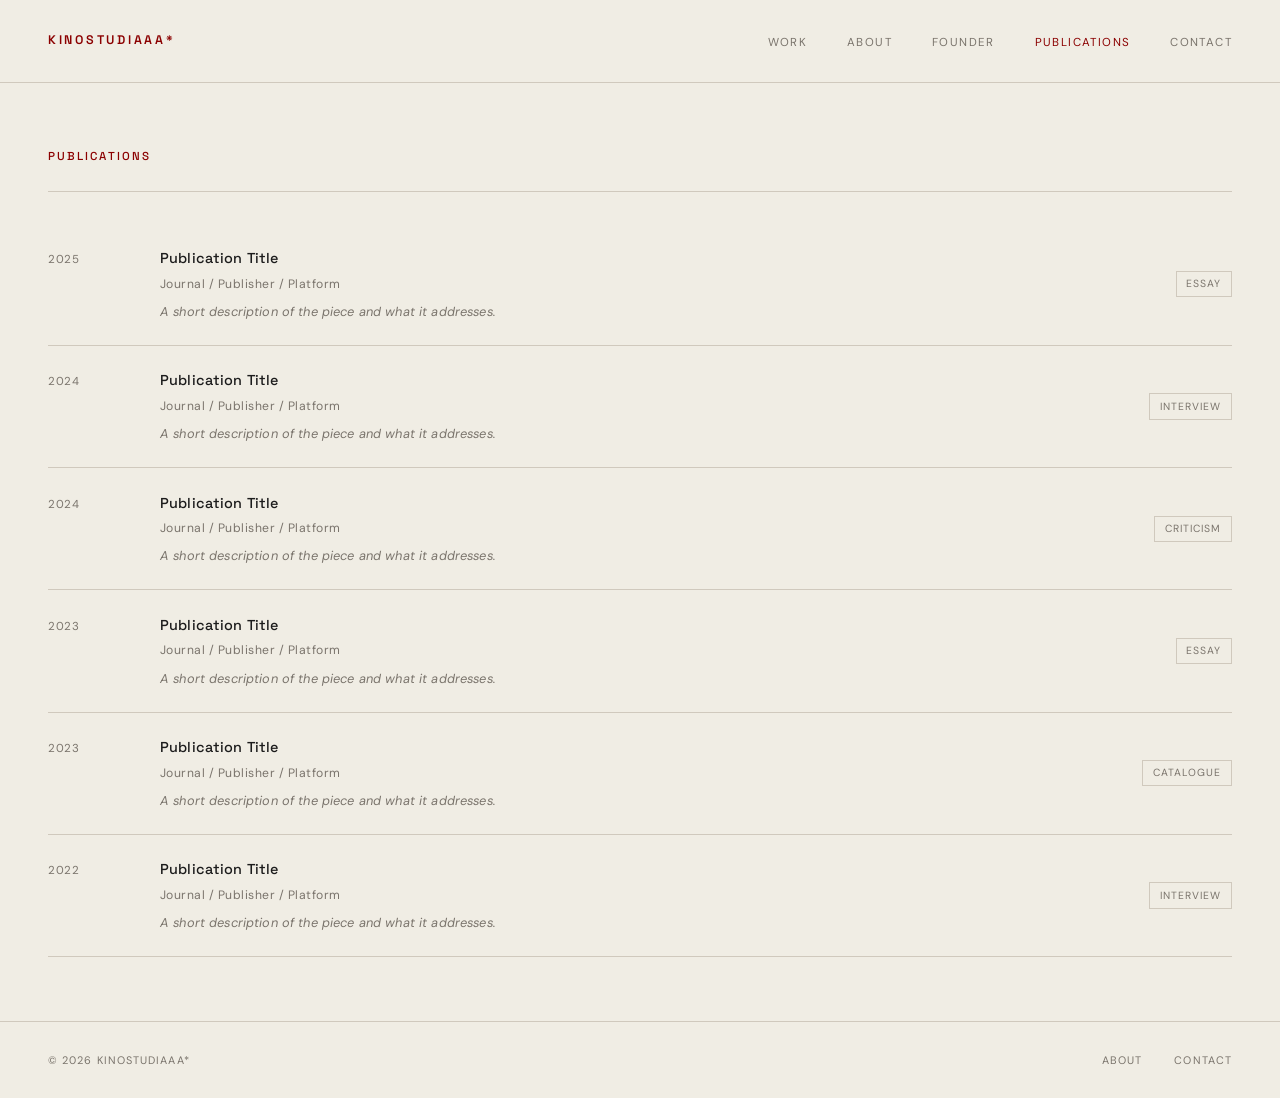
<file: publications.html>
<!DOCTYPE html>
<html lang="en">
<head>
  <meta charset="UTF-8" />
  <meta name="viewport" content="width=device-width, initial-scale=1.0" />
  <title>KINOSTUDIAAA* — Publications</title>
  <meta name="description" content="Writing, criticism, and published work by KINOSTUDIAAA*" />
  <link rel="stylesheet" href="style.css" />
</head>
<body>

  <!-- NAVIGATION -->
  <nav>
    <a href="index.html" class="nav-logo">KINOSTUDIAAA*</a>
    <button class="nav-toggle" aria-label="Toggle navigation">
      <span></span><span></span><span></span>
    </button>
    <ul class="nav-links">
      <li><a href="films.html">Work</a></li>
      <li><a href="about.html">About</a></li>
      <li><a href="founder.html">Founder</a></li>
      <li><a href="publications.html" class="active">Publications</a></li>
      <li><a href="contact.html">Contact</a></li>
    </ul>
  </nav>

  <!-- MAIN -->
  <main>
    <div class="page-header">
      <h1>Publications</h1>
    </div>

    <div class="publications-list">

      <!--
        HOW TO ADD A PUBLICATION
        ────────────────────────
        1. Duplicate one <a class="publication-item"> block below
        2. Set href="pub/your-slug.html"
        3. Create that file by copying pub/example-publication.html
        4. Drop the PDF in assets/pdfs/ and update the href inside that file
      -->

      <!-- EXAMPLE: first item is wired to a detail page -->
      <a href="pub/example-publication.html" class="publication-item">
        <span class="pub-year">2025</span>
        <div class="pub-body">
          <p class="pub-title">Publication Title</p>
          <p class="pub-source">Journal / Publisher / Platform</p>
          <p class="pub-desc">A short description of the piece and what it addresses.</p>
        </div>
        <span class="pub-tag">Essay</span>
      </a>

      <!-- Remaining items — add href="pub/slug.html" when pages are ready -->
      <a href="#" class="publication-item">
        <span class="pub-year">2024</span>
        <div class="pub-body">
          <p class="pub-title">Publication Title</p>
          <p class="pub-source">Journal / Publisher / Platform</p>
          <p class="pub-desc">A short description of the piece and what it addresses.</p>
        </div>
        <span class="pub-tag">Interview</span>
      </a>

      <a href="#" class="publication-item">
        <span class="pub-year">2024</span>
        <div class="pub-body">
          <p class="pub-title">Publication Title</p>
          <p class="pub-source">Journal / Publisher / Platform</p>
          <p class="pub-desc">A short description of the piece and what it addresses.</p>
        </div>
        <span class="pub-tag">Criticism</span>
      </a>

      <a href="#" class="publication-item">
        <span class="pub-year">2023</span>
        <div class="pub-body">
          <p class="pub-title">Publication Title</p>
          <p class="pub-source">Journal / Publisher / Platform</p>
          <p class="pub-desc">A short description of the piece and what it addresses.</p>
        </div>
        <span class="pub-tag">Essay</span>
      </a>

      <a href="#" class="publication-item">
        <span class="pub-year">2023</span>
        <div class="pub-body">
          <p class="pub-title">Publication Title</p>
          <p class="pub-source">Journal / Publisher / Platform</p>
          <p class="pub-desc">A short description of the piece and what it addresses.</p>
        </div>
        <span class="pub-tag">Catalogue</span>
      </a>

      <a href="#" class="publication-item">
        <span class="pub-year">2022</span>
        <div class="pub-body">
          <p class="pub-title">Publication Title</p>
          <p class="pub-source">Journal / Publisher / Platform</p>
          <p class="pub-desc">A short description of the piece and what it addresses.</p>
        </div>
        <span class="pub-tag">Interview</span>
      </a>

    </div>
  </main>

  <!-- FOOTER -->
  <footer>
    <span>© 2026 KINOSTUDIAAA*</span>
    <div class="footer-links">
      <a href="about.html">About</a>
      <a href="contact.html">Contact</a>
    </div>
  </footer>

  <script>
    const toggle = document.querySelector('.nav-toggle');
    const links = document.querySelector('.nav-links');
    toggle.addEventListener('click', () => links.classList.toggle('open'));
  </script>

</body>
</html>
</file>
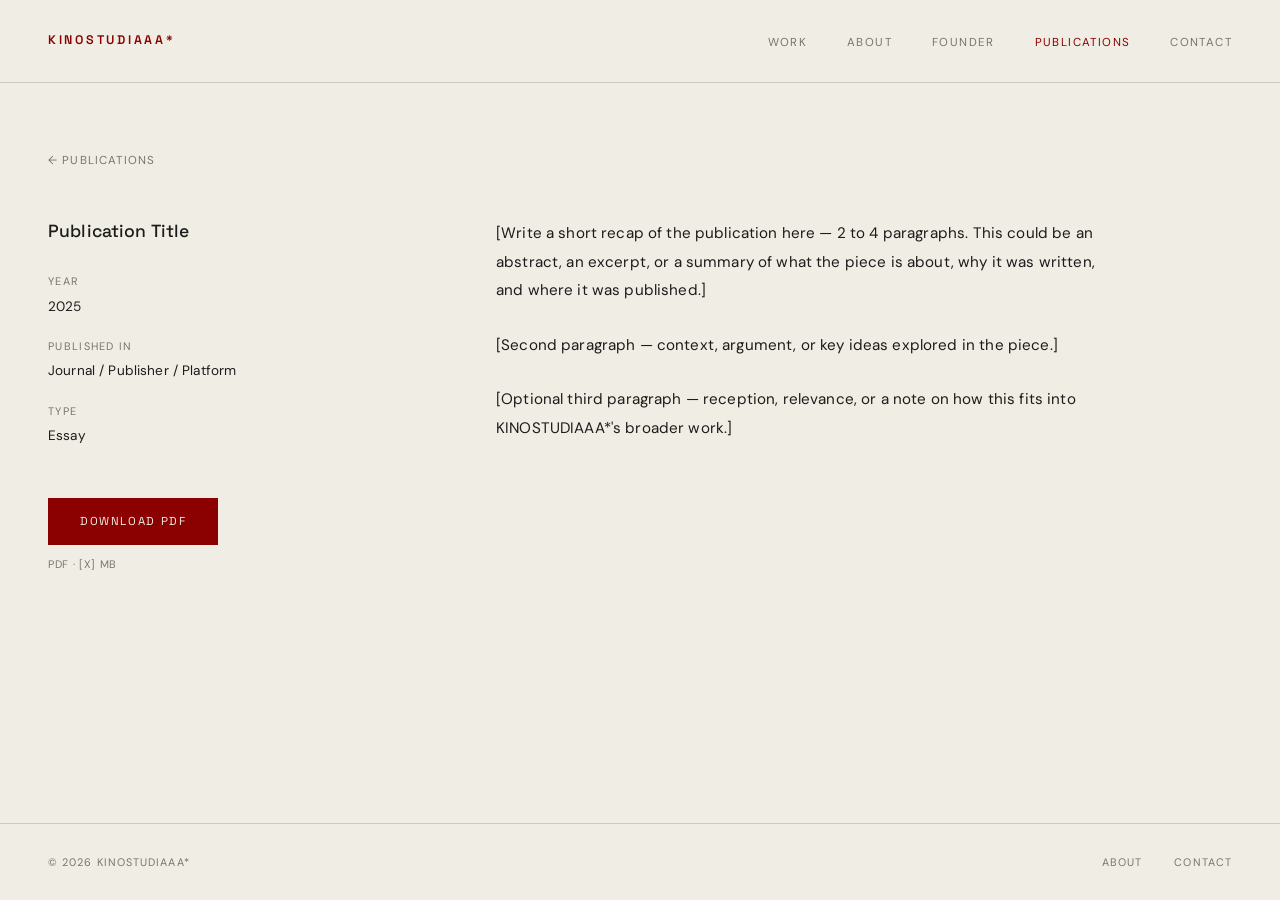
<file: pub/example-publication.html>
<!DOCTYPE html>
<html lang="en">
<head>
  <meta charset="UTF-8" />
  <meta name="viewport" content="width=device-width, initial-scale=1.0" />
  <title>Publication Title — KINOSTUDIAAA*</title>
  <meta name="description" content="A short description of the piece and what it addresses." />
  <link rel="stylesheet" href="../style.css" />
</head>
<body>

  <!-- NAVIGATION -->
  <nav>
    <a href="../index.html" class="nav-logo">KINOSTUDIAAA*</a>
    <button class="nav-toggle" aria-label="Toggle navigation">
      <span></span><span></span><span></span>
    </button>
    <ul class="nav-links">
      <li><a href="../index.html">Work</a></li>
      <li><a href="../about.html">About</a></li>
      <li><a href="../founder.html">Founder</a></li>
      <li><a href="../publications.html" class="active">Publications</a></li>
      <li><a href="../contact.html">Contact</a></li>
    </ul>
  </nav>

  <!-- MAIN -->
  <main>

    <a href="../publications.html" class="pub-back">← Publications</a>

    <div class="pub-detail-layout">

      <!-- LEFT: Meta + download -->
      <div class="pub-detail-meta">

        <p class="pub-detail-title">Publication Title</p>

        <div class="pub-meta-row">
          <span class="meta-label">Year</span>
          <span class="meta-value">2025</span>
        </div>

        <div class="pub-meta-row">
          <span class="meta-label">Published in</span>
          <span class="meta-value">Journal / Publisher / Platform</span>
        </div>

        <div class="pub-meta-row">
          <span class="meta-label">Type</span>
          <span class="meta-value">Essay</span>
        </div>

        <!--
          PDF DOWNLOAD LINK
          ─────────────────
          1. Add your PDF to /assets/pdfs/
          2. Update the href below to match the filename
          e.g. href="../assets/pdfs/your-publication.pdf"
        -->
        <a href="../assets/pdfs/example-publication.pdf"
           class="pub-download"
           download>
          Download PDF
        </a>
        <span class="pub-download-note">PDF · [X] MB</span>

      </div>

      <!-- RIGHT: Recap / body text -->
      <div class="pub-detail-body">

        <p>
          [Write a short recap of the publication here — 2 to 4 paragraphs.
          This could be an abstract, an excerpt, or a summary of what the
          piece is about, why it was written, and where it was published.]
        </p>

        <p>
          [Second paragraph — context, argument, or key ideas explored
          in the piece.]
        </p>

        <p>
          [Optional third paragraph — reception, relevance, or a note
          on how this fits into KINOSTUDIAAA*'s broader work.]
        </p>

      </div>

    </div>
  </main>

  <!-- FOOTER -->
  <footer>
    <span>© 2026 KINOSTUDIAAA*</span>
    <div class="footer-links">
      <a href="../about.html">About</a>
      <a href="../contact.html">Contact</a>
    </div>
  </footer>

  <script>
    const toggle = document.querySelector('.nav-toggle');
    const links = document.querySelector('.nav-links');
    toggle.addEventListener('click', () => links.classList.toggle('open'));
  </script>

</body>
</html>
</file>
<file: style.css>
/* =============================================
   KINOSTUDIAAA* — Main Stylesheet
   ============================================= */

@import url('https://fonts.googleapis.com/css2?family=Space+Grotesk:wght@300;400;500;600&family=DM+Sans:ital,opsz,wght@0,9..40,300;0,9..40,400;0,9..40,500;1,9..40,300;1,9..40,400&display=swap');

/* --- VARIABLES --- */
:root {
  --cream:     #F0EDE4;
  --cream-mid: #E4DFD3;
  --red:       #8B0000;
  --dark:      #1C1C1C;
  --mid:       #7A746C;
  --border:    #D0C9BD;
}

/* --- RESET --- */
*, *::before, *::after {
  margin: 0;
  padding: 0;
  box-sizing: border-box;
}

html {
  font-size: 16px;
  scroll-behavior: smooth;
}

/* --- BASE --- */
body {
  background-color: var(--cream);
  color: var(--dark);
  font-family: 'DM Sans', -apple-system, BlinkMacSystemFont, 'Helvetica Neue', Arial, sans-serif;
  font-size: 0.9rem;
  line-height: 1.7;
  letter-spacing: 0.01em;
  min-height: 100vh;
  display: flex;
  flex-direction: column;
}

a {
  color: inherit;
  text-decoration: none;
}

img {
  display: block;
  width: 100%;
  height: auto;
}

/* =============================================
   NAVIGATION
   ============================================= */

nav {
  display: flex;
  justify-content: space-between;
  align-items: center;
  padding: 1.8rem 3rem;
  border-bottom: 1px solid var(--border);
  position: sticky;
  top: 0;
  background-color: var(--cream);
  z-index: 100;
}

.nav-logo {
  font-family: 'Space Grotesk', sans-serif;
  font-weight: 600;
  font-size: 0.78rem;
  letter-spacing: 0.22em;
  text-transform: uppercase;
  color: var(--red);
  text-decoration: none;
  display: flex;
  align-items: center;
  gap: 0.2em;
}


.nav-links {
  display: flex;
  gap: 2.5rem;
  list-style: none;
}

.nav-links a {
  font-size: 0.72rem;
  letter-spacing: 0.12em;
  text-transform: uppercase;
  color: var(--mid);
  text-decoration: none;
  transition: color 0.2s ease;
}

.nav-links a:hover,
.nav-links a.active {
  color: var(--red);
}

/* Mobile nav toggle (hidden by default) */
.nav-toggle {
  display: none;
  background: none;
  border: none;
  cursor: pointer;
  flex-direction: column;
  gap: 5px;
}

.nav-toggle span {
  display: block;
  width: 22px;
  height: 1px;
  background: var(--dark);
}

/* =============================================
   MAIN CONTENT WRAPPER
   ============================================= */

main {
  flex: 1;
  padding: 4rem 3rem;
  max-width: 1280px;
  margin: 0 auto;
  width: 100%;
}

/* =============================================
   PAGE HEADERS
   ============================================= */

.page-header {
  margin-bottom: 2rem;
  padding-bottom: 1.5rem;
  border-bottom: 1px solid var(--border);
}

.page-header h1 {
  font-family: 'Space Grotesk', sans-serif;
  font-weight: 500;
  font-size: 0.72rem;
  letter-spacing: 0.18em;
  text-transform: uppercase;
  color: var(--red);
}

/* =============================================
   PORTFOLIO GRID (index.html)
   ============================================= */

.portfolio-intro {
  margin-bottom: 4rem;
}

.portfolio-intro p {
  font-size: 0.85rem;
  color: var(--mid);
  letter-spacing: 0.04em;
  max-width: 480px;
}

.portfolio-grid {
  display: grid;
  grid-template-columns: repeat(3, 1fr);
  gap: 1.5rem;
}

.portfolio-item {
  cursor: pointer;
}

.portfolio-item-image {
  background-color: var(--cream-mid);
  aspect-ratio: 4 / 3;
  overflow: hidden;
  margin-bottom: 0.75rem;
  position: relative;
}

.portfolio-item-image img {
  width: 100%;
  height: 100%;
  object-fit: cover;
  transition: transform 0.4s ease;
}

.portfolio-item:hover .portfolio-item-image img {
  transform: scale(1.02);
}

/* Placeholder state */
.portfolio-item-image.placeholder {
  display: flex;
  align-items: center;
  justify-content: center;
}

.placeholder-label {
  font-size: 0.65rem;
  letter-spacing: 0.12em;
  text-transform: uppercase;
  color: var(--border);
}

.portfolio-item-meta {
  display: flex;
  justify-content: space-between;
  align-items: baseline;
}

.portfolio-item-title {
  font-family: 'Space Grotesk', sans-serif;
  font-size: 0.8rem;
  font-weight: 500;
  letter-spacing: 0.04em;
  color: var(--dark);
}

.portfolio-item-year {
  font-size: 0.72rem;
  color: var(--mid);
}

.portfolio-item-type {
  font-size: 0.7rem;
  letter-spacing: 0.08em;
  text-transform: uppercase;
  color: var(--mid);
  margin-top: 0.2rem;
}

/* =============================================
   ABOUT / MANIFESTO (about.html)
   ============================================= */

.manifesto-body {
  max-width: 680px;
}

.manifesto-body p {
  font-size: 1rem;
  line-height: 1.9;
  color: var(--dark);
  margin-bottom: 1.8rem;
}

.manifesto-body p.large {
  font-size: 1.35rem;
  font-weight: 300;
  line-height: 1.65;
  color: var(--red);
  margin-bottom: 2.5rem;
  letter-spacing: -0.01em;
}

.manifesto-body .rule {
  border: none;
  border-top: 1px solid var(--border);
  margin: 3rem 0;
}

/* =============================================
   FOUNDER (founder.html)
   ============================================= */

.founder-layout {
  display: grid;
  grid-template-columns: 1fr 1fr;
  gap: 5rem;
  align-items: start;
}

.founder-image {
  background-color: var(--cream-mid);
  aspect-ratio: 3 / 4;
  overflow: hidden;
}

.founder-image.placeholder {
  display: flex;
  align-items: center;
  justify-content: center;
}

.founder-info h2 {
  font-family: 'Space Grotesk', sans-serif;
  font-weight: 500;
  font-size: 1.2rem;
  letter-spacing: 0.06em;
  margin-bottom: 0.25rem;
  color: var(--dark);
}

.founder-info .founder-role {
  font-size: 0.72rem;
  letter-spacing: 0.12em;
  text-transform: uppercase;
  color: var(--red);
  margin-bottom: 2rem;
}

.founder-bio p {
  font-size: 0.9rem;
  line-height: 1.85;
  margin-bottom: 1.2rem;
  color: var(--dark);
}

.founder-details {
  margin-top: 2.5rem;
  border-top: 1px solid var(--border);
  padding-top: 2rem;
}

.founder-details-row {
  display: grid;
  grid-template-columns: 120px 1fr;
  gap: 1rem;
  margin-bottom: 0.9rem;
  font-size: 0.8rem;
}

.founder-details-row .label {
  font-size: 0.68rem;
  letter-spacing: 0.1em;
  text-transform: uppercase;
  color: var(--mid);
  padding-top: 0.05rem;
}

.founder-details-row .value {
  color: var(--dark);
  line-height: 1.5;
}

/* =============================================
   CONTACT (contact.html)
   ============================================= */

.contact-layout {
  display: grid;
  grid-template-columns: 1fr 1fr;
  gap: 6rem;
  align-items: start;
}

.contact-info h2 {
  font-family: 'Space Grotesk', sans-serif;
  font-size: 1.1rem;
  font-weight: 400;
  line-height: 1.6;
  margin-bottom: 2.5rem;
  color: var(--dark);
  max-width: 340px;
}

.contact-block {
  margin-bottom: 2rem;
}

.contact-block .contact-label {
  font-size: 0.68rem;
  letter-spacing: 0.12em;
  text-transform: uppercase;
  color: var(--mid);
  margin-bottom: 0.4rem;
}

.contact-block a,
.contact-block p {
  font-size: 0.88rem;
  color: var(--dark);
}

.contact-block a:hover {
  color: var(--red);
}

/* Contact form */
.contact-form {
  display: flex;
  flex-direction: column;
  gap: 1.5rem;
}

.form-group {
  display: flex;
  flex-direction: column;
  gap: 0.4rem;
}

.form-group label {
  font-size: 0.68rem;
  letter-spacing: 0.12em;
  text-transform: uppercase;
  color: var(--mid);
}

.form-group input,
.form-group textarea,
.form-group select {
  background: transparent;
  border: none;
  border-bottom: 1px solid var(--border);
  padding: 0.6rem 0;
  font-family: 'DM Sans', sans-serif;
  font-size: 0.88rem;
  color: var(--dark);
  outline: none;
  transition: border-color 0.2s;
  width: 100%;
  appearance: none;
}

.form-group input:focus,
.form-group textarea:focus,
.form-group select:focus {
  border-color: var(--red);
}

.form-group textarea {
  resize: vertical;
  min-height: 120px;
  line-height: 1.6;
}

.form-submit {
  margin-top: 0.5rem;
}

.btn {
  display: inline-block;
  font-family: 'Space Grotesk', sans-serif;
  font-size: 0.72rem;
  letter-spacing: 0.14em;
  text-transform: uppercase;
  padding: 0.85rem 2.2rem;
  background: var(--red);
  color: var(--cream);
  border: none;
  cursor: pointer;
  transition: background 0.2s ease;
}

.btn:hover {
  background: var(--dark);
}

/* =============================================
   PUBLICATIONS (publications.html)
   ============================================= */

.publications-list {
}

.publication-item {
  display: grid;
  grid-template-columns: 80px 1fr auto;
  gap: 2rem;
  align-items: baseline;
  padding: 1.4rem 0;
  border-bottom: 1px solid var(--border);
  transition: background 0.15s;
}

.publication-item:hover .pub-title {
  color: var(--red);
}

.pub-year {
  font-size: 0.72rem;
  color: var(--mid);
  letter-spacing: 0.06em;
}

.pub-body .pub-title {
  font-family: 'Space Grotesk', sans-serif;
  font-weight: 500;
  font-size: 0.9rem;
  color: var(--dark);
  margin-bottom: 0.2rem;
  transition: color 0.2s;
}

.pub-body .pub-source {
  font-size: 0.76rem;
  color: var(--mid);
  letter-spacing: 0.04em;
}

.pub-body .pub-desc {
  font-size: 0.8rem;
  color: var(--mid);
  margin-top: 0.4rem;
  font-style: italic;
}

.pub-tag {
  font-size: 0.65rem;
  letter-spacing: 0.1em;
  text-transform: uppercase;
  color: var(--mid);
  border: 1px solid var(--border);
  padding: 0.2rem 0.6rem;
  white-space: nowrap;
  align-self: center;
}

/* =============================================
   FOOTER
   ============================================= */

footer {
  border-top: 1px solid var(--border);
  padding: 1.8rem 3rem;
  display: flex;
  justify-content: space-between;
  align-items: center;
  font-size: 0.68rem;
  letter-spacing: 0.1em;
  text-transform: uppercase;
  color: var(--mid);
}

footer a {
  color: var(--mid);
  transition: color 0.2s;
}

footer a:hover {
  color: var(--red);
}

.footer-links {
  display: flex;
  gap: 2rem;
}

/* =============================================
   RESPONSIVE
   ============================================= */

@media (max-width: 960px) {
  .portfolio-grid {
    grid-template-columns: repeat(2, 1fr);
  }

  .founder-layout,
  .contact-layout {
    grid-template-columns: 1fr;
    gap: 3rem;
  }

  .founder-image {
    max-width: 360px;
  }
}

@media (max-width: 640px) {
  nav {
    padding: 1.4rem 1.5rem;
  }

  .nav-links {
    display: none;
    flex-direction: column;
    gap: 1.5rem;
    position: absolute;
    top: 100%;
    left: 0;
    right: 0;
    background: var(--cream);
    padding: 2rem 1.5rem;
    border-bottom: 1px solid var(--border);
  }

  .nav-links.open {
    display: flex;
  }

  .nav-toggle {
    display: flex;
  }

  main {
    padding: 2.5rem 1.5rem;
  }

  .portfolio-grid {
    grid-template-columns: 1fr;
  }

  .publication-item {
    grid-template-columns: 60px 1fr;
    gap: 1rem;
  }

  .pub-tag {
    display: none;
  }

  footer {
    padding: 1.4rem 1.5rem;
    flex-direction: column;
    gap: 0.8rem;
    text-align: center;
  }
}

/* =============================================
   PUBLICATION DETAIL PAGE (pub/*.html)
   ============================================= */

.pub-detail-layout {
  display: grid;
  grid-template-columns: 1fr 2fr;
  gap: 5rem;
  align-items: start;
}

.pub-detail-meta {
  position: sticky;
  top: 6rem;
}

.pub-detail-meta .pub-detail-title {
  font-family: 'Space Grotesk', sans-serif;
  font-size: 1.1rem;
  font-weight: 500;
  color: var(--dark);
  line-height: 1.4;
  margin-bottom: 1.8rem;
}

.pub-meta-row {
  display: flex;
  flex-direction: column;
  gap: 0.25rem;
  margin-bottom: 1.2rem;
}

.pub-meta-row .meta-label {
  font-size: 0.68rem;
  letter-spacing: 0.12em;
  text-transform: uppercase;
  color: var(--mid);
}

.pub-meta-row .meta-value {
  font-size: 0.85rem;
  color: var(--dark);
}

.pub-download {
  display: inline-block;
  margin-top: 2rem;
  font-family: 'Space Grotesk', sans-serif;
  font-size: 0.72rem;
  letter-spacing: 0.14em;
  text-transform: uppercase;
  padding: 0.85rem 2rem;
  background: var(--red);
  color: var(--cream);
  border: none;
  cursor: pointer;
  transition: background 0.2s ease;
  text-decoration: none;
}

.pub-download:hover {
  background: var(--dark);
  color: var(--cream);
}

.pub-download-note {
  display: block;
  margin-top: 0.6rem;
  font-size: 0.68rem;
  letter-spacing: 0.06em;
  color: var(--mid);
}

.pub-detail-body p {
  font-size: 0.95rem;
  line-height: 1.9;
  color: var(--dark);
  margin-bottom: 1.6rem;
  max-width: 620px;
}

.pub-back {
  display: inline-block;
  font-size: 0.72rem;
  letter-spacing: 0.1em;
  text-transform: uppercase;
  color: var(--mid);
  margin-bottom: 3rem;
  transition: color 0.2s;
}

.pub-back:hover {
  color: var(--red);
}

/* Publication rows as links */
.publication-item a.pub-row-link {
  display: contents;
}

a.publication-item {
  display: grid;
  grid-template-columns: 80px 1fr auto;
  gap: 2rem;
  align-items: baseline;
  padding: 1.4rem 0;
  border-bottom: 1px solid var(--border);
  text-decoration: none;
  color: inherit;
  transition: background 0.15s;
}

a.publication-item:hover .pub-title {
  color: var(--red);
}

@media (max-width: 768px) {
  .pub-detail-layout {
    grid-template-columns: 1fr;
    gap: 2.5rem;
  }

  .pub-detail-meta {
    position: static;
  }
}

@media (max-width: 640px) {
  a.publication-item {
    grid-template-columns: 60px 1fr;
    gap: 1rem;
  }
}
</file>
